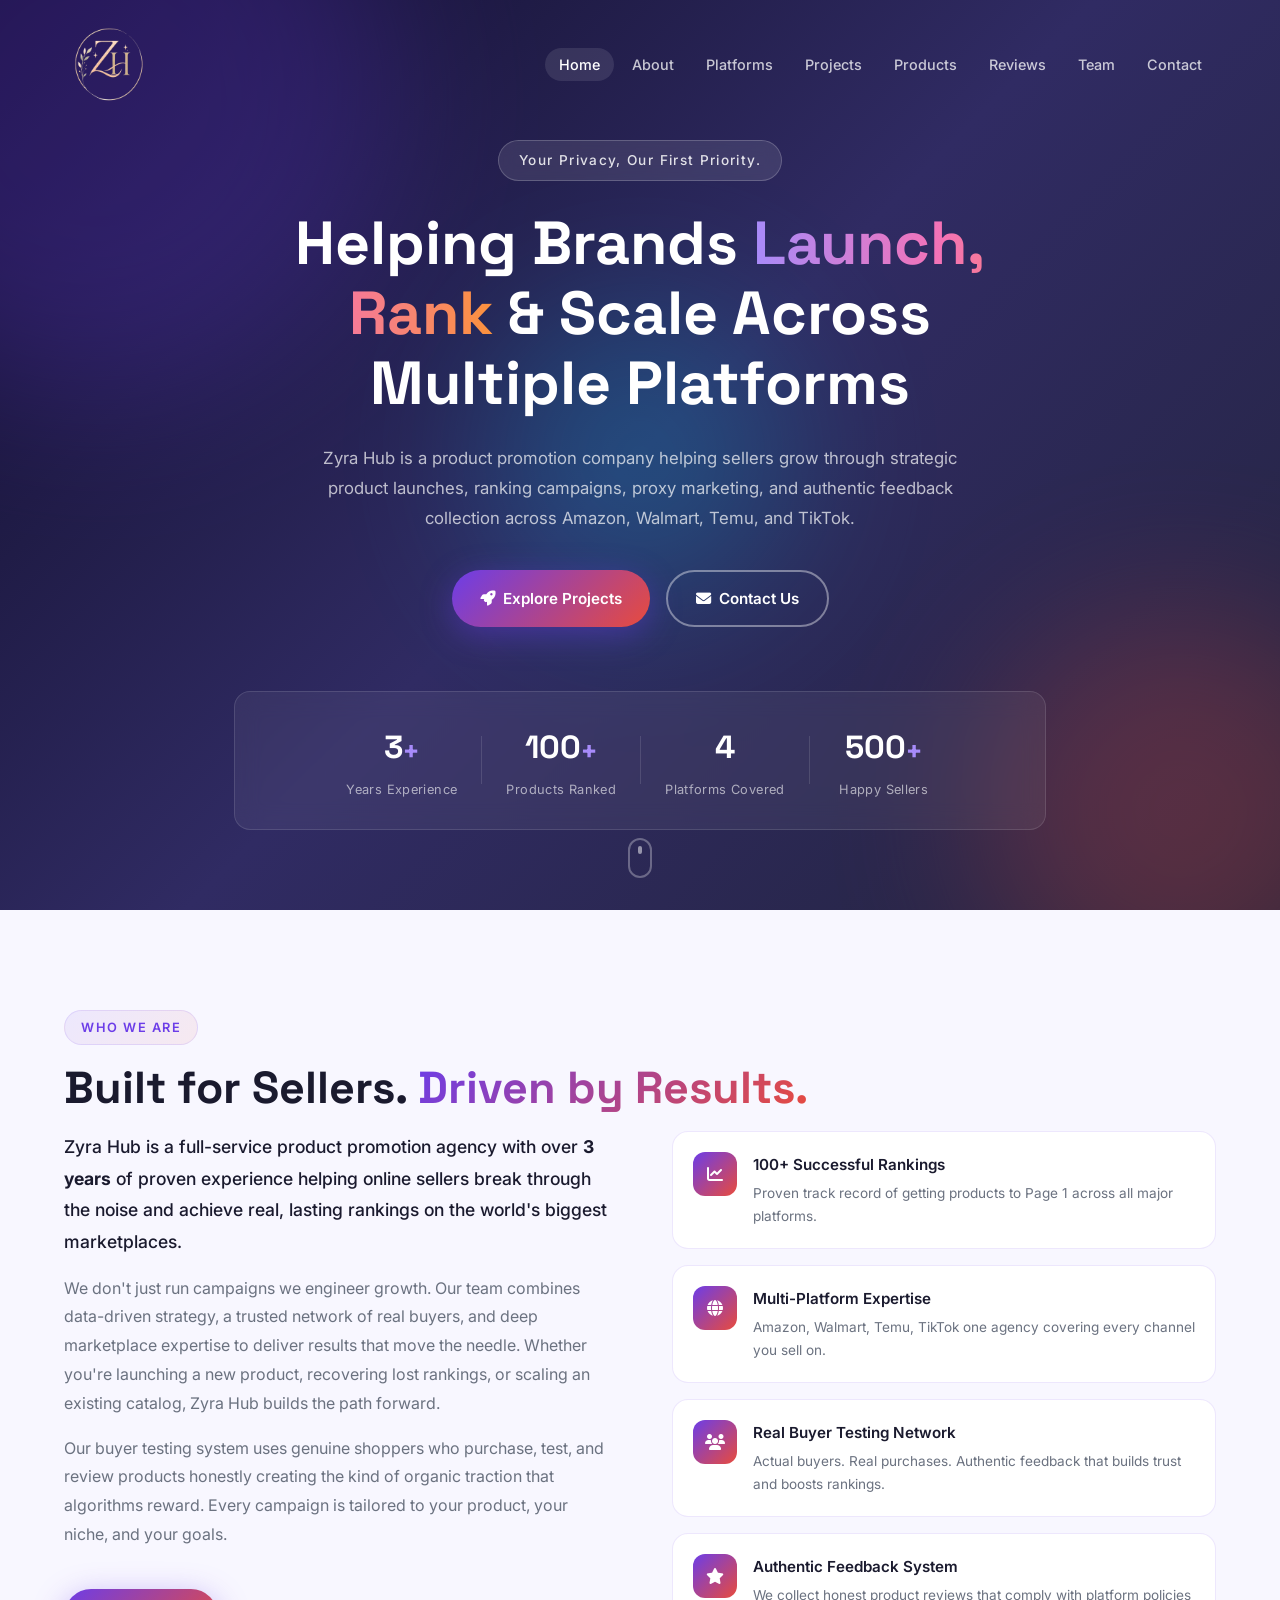
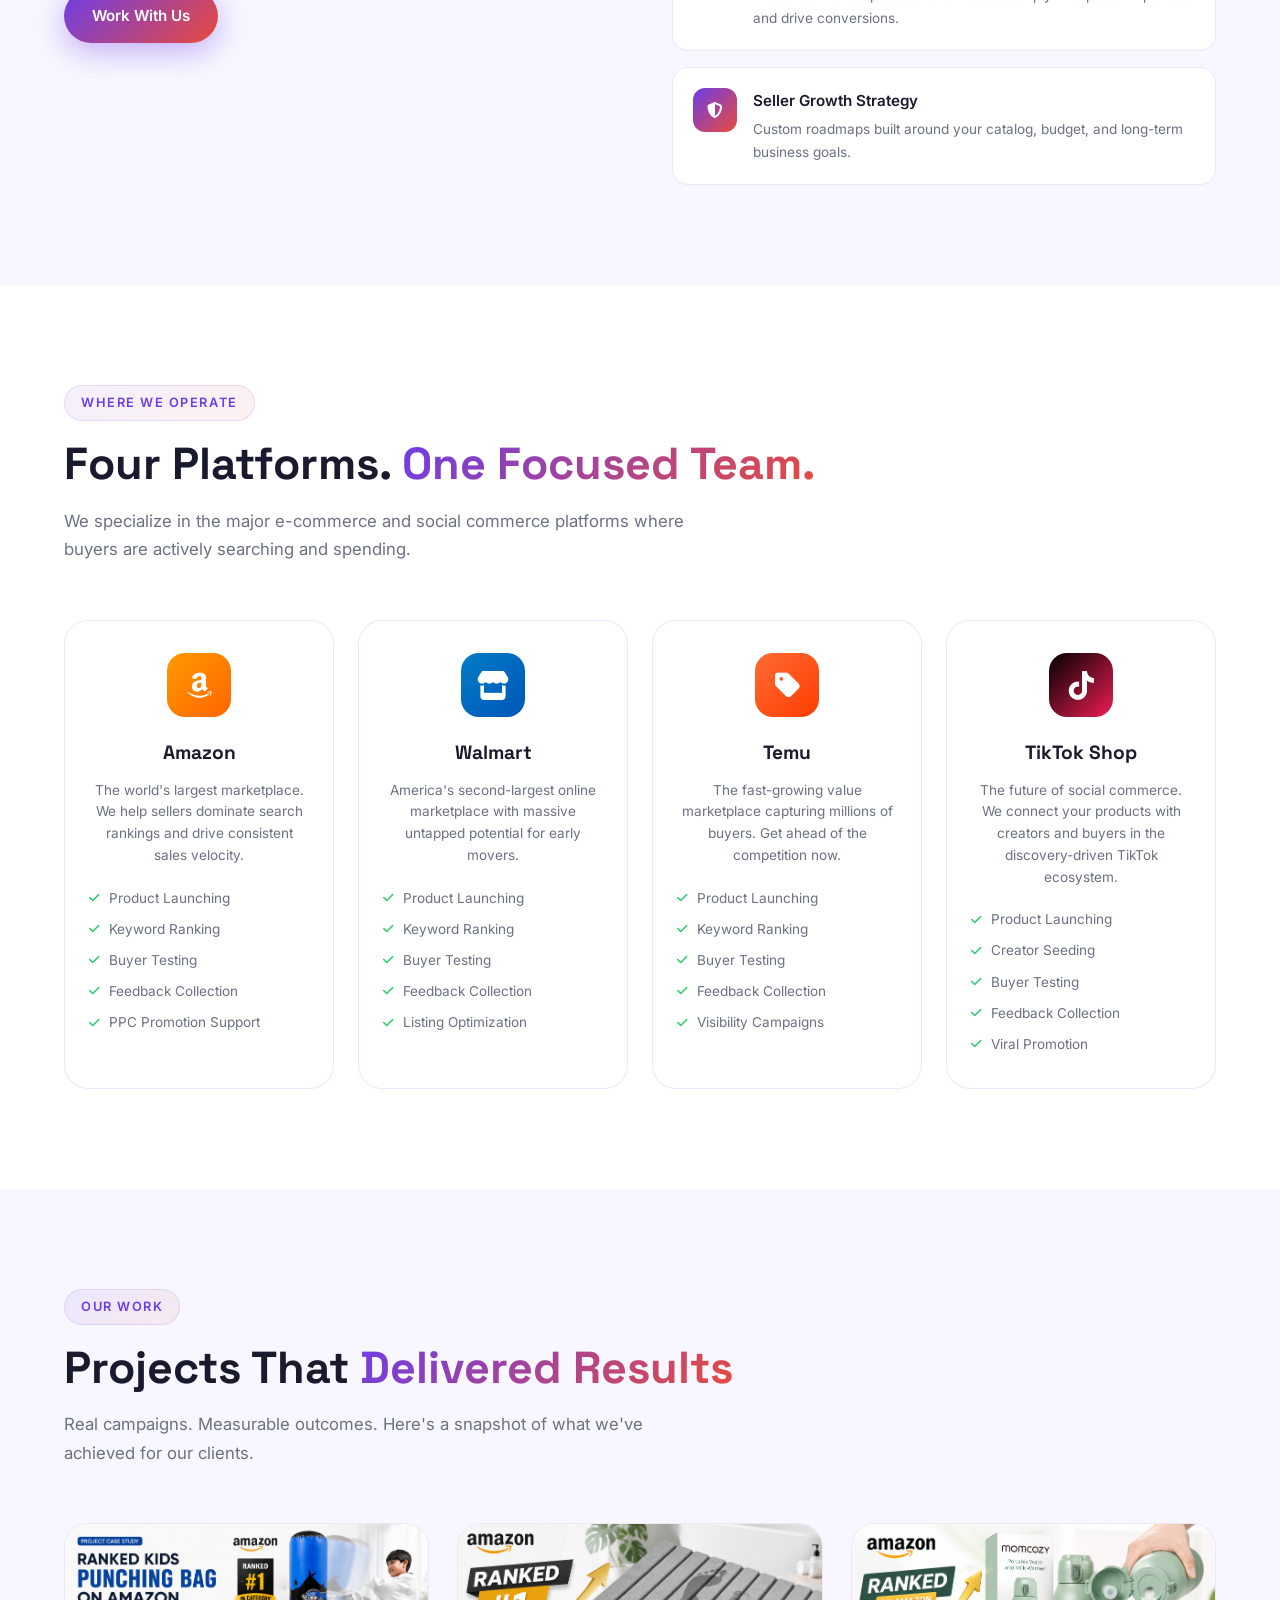
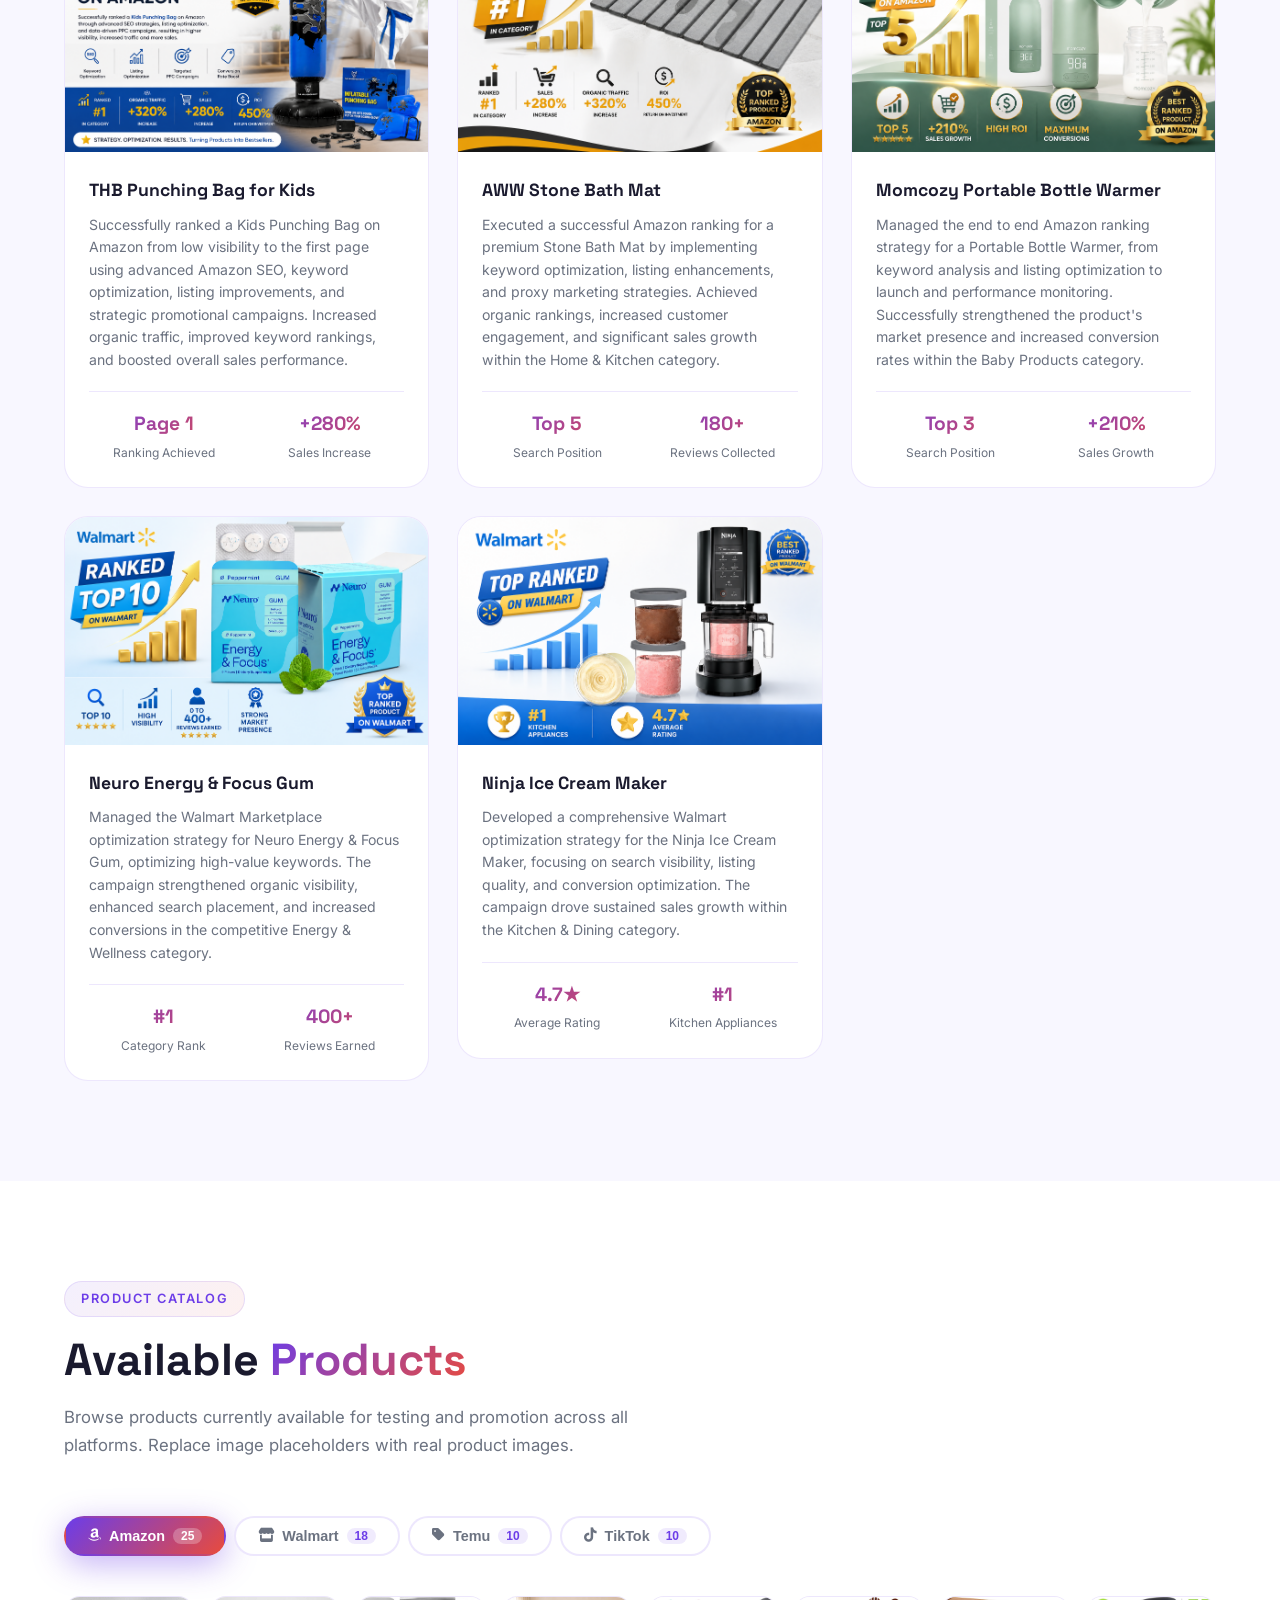
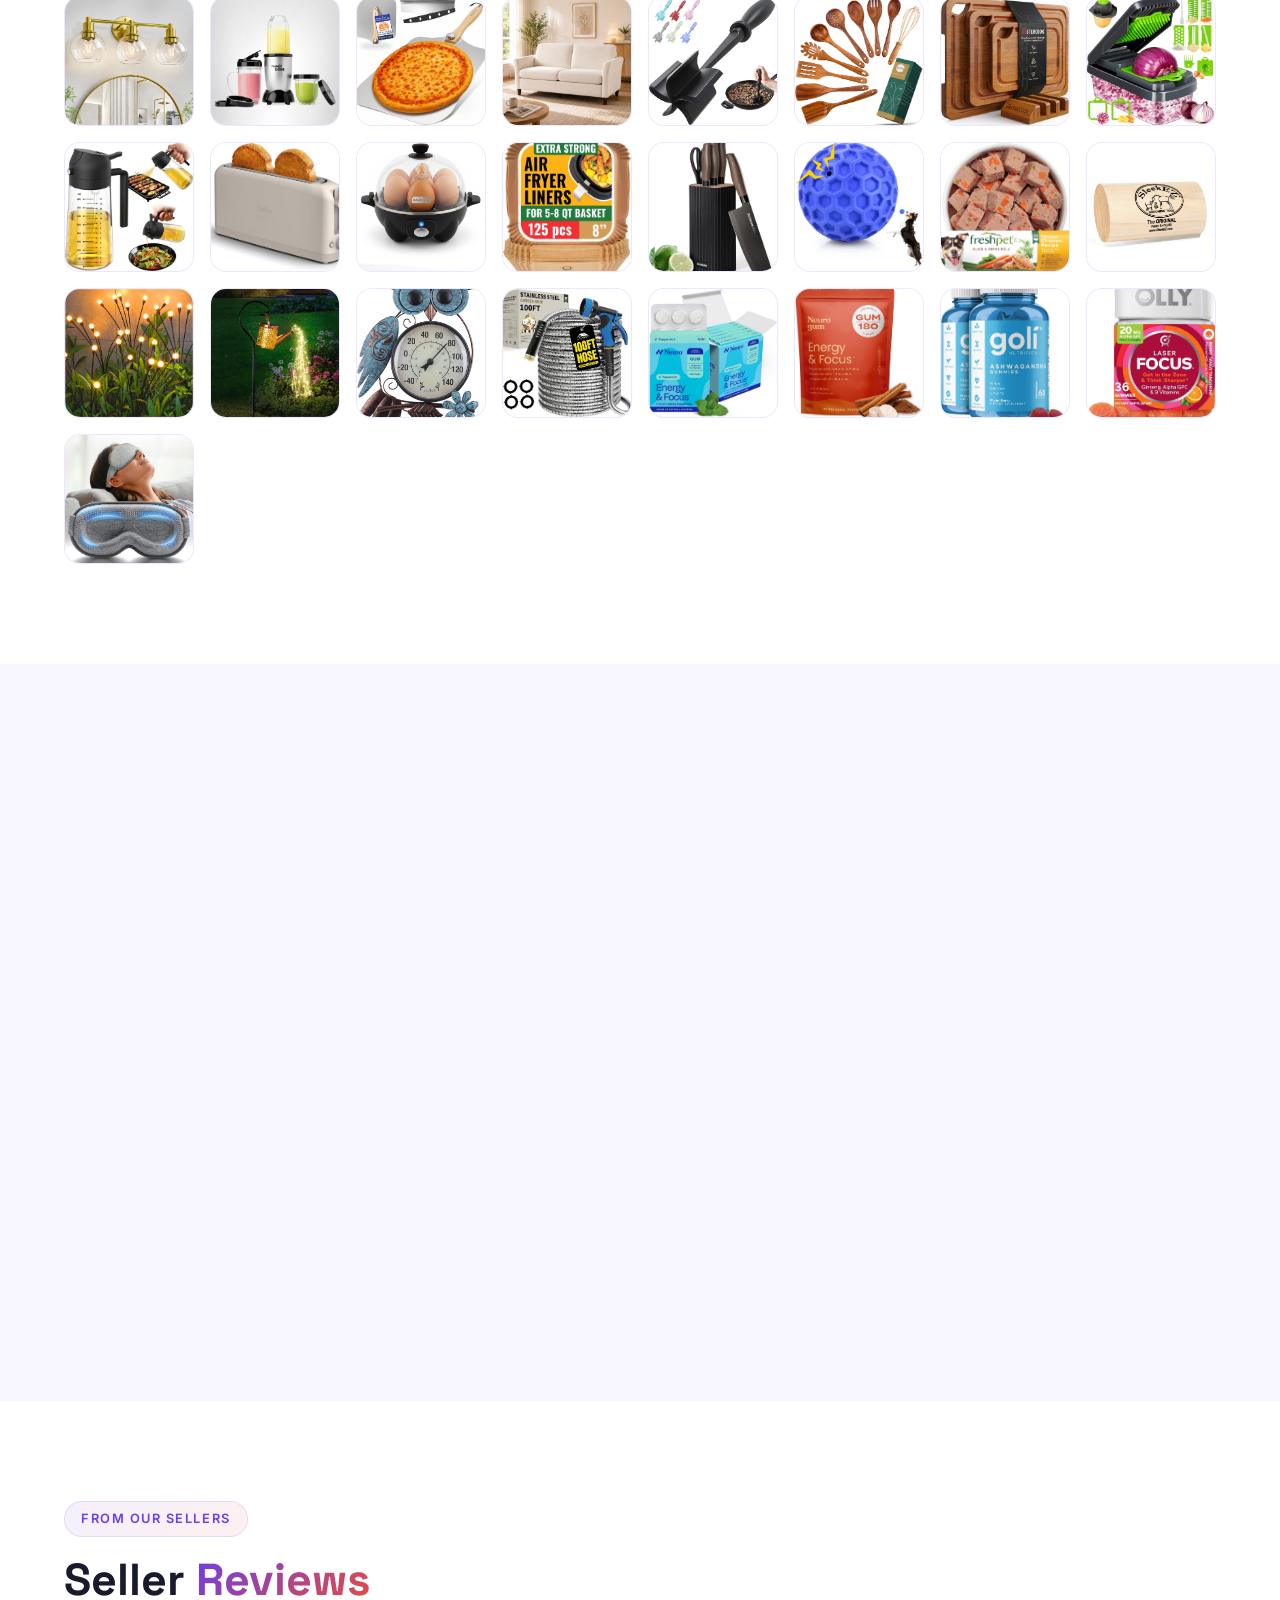
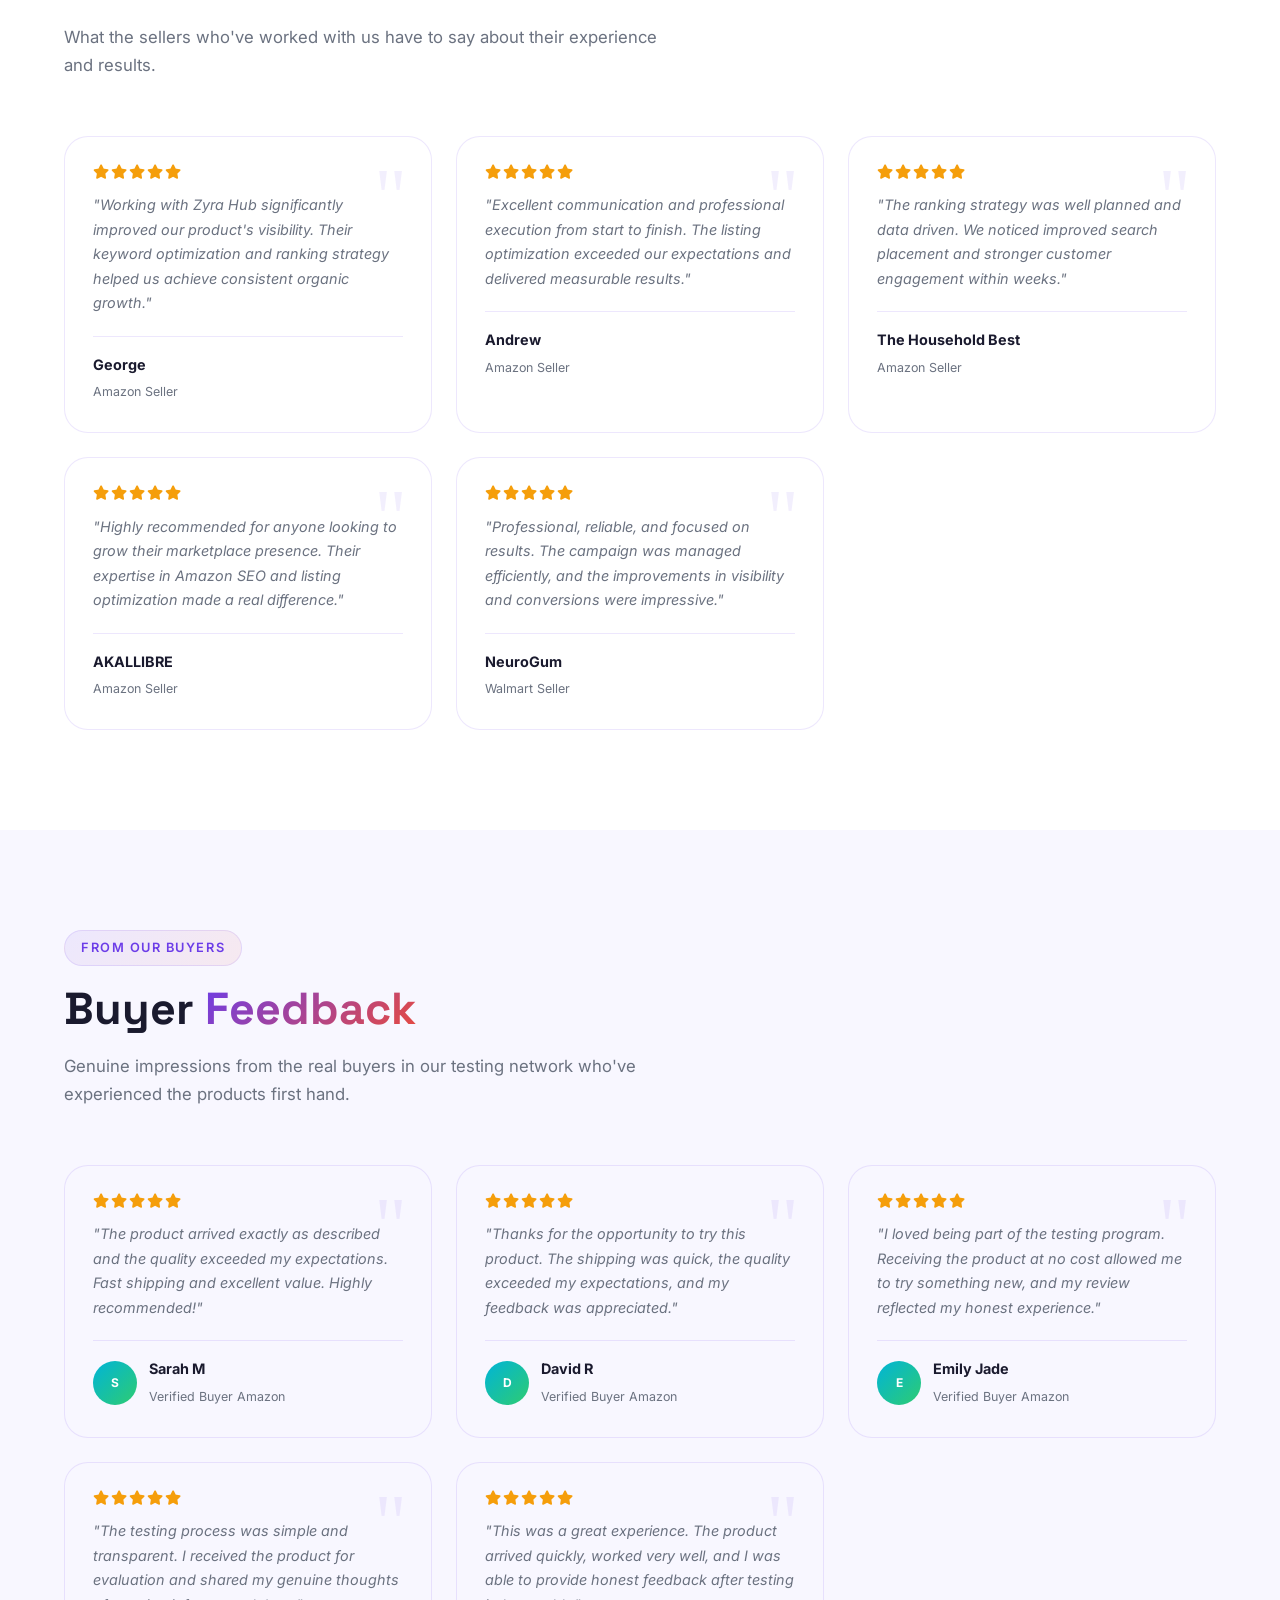
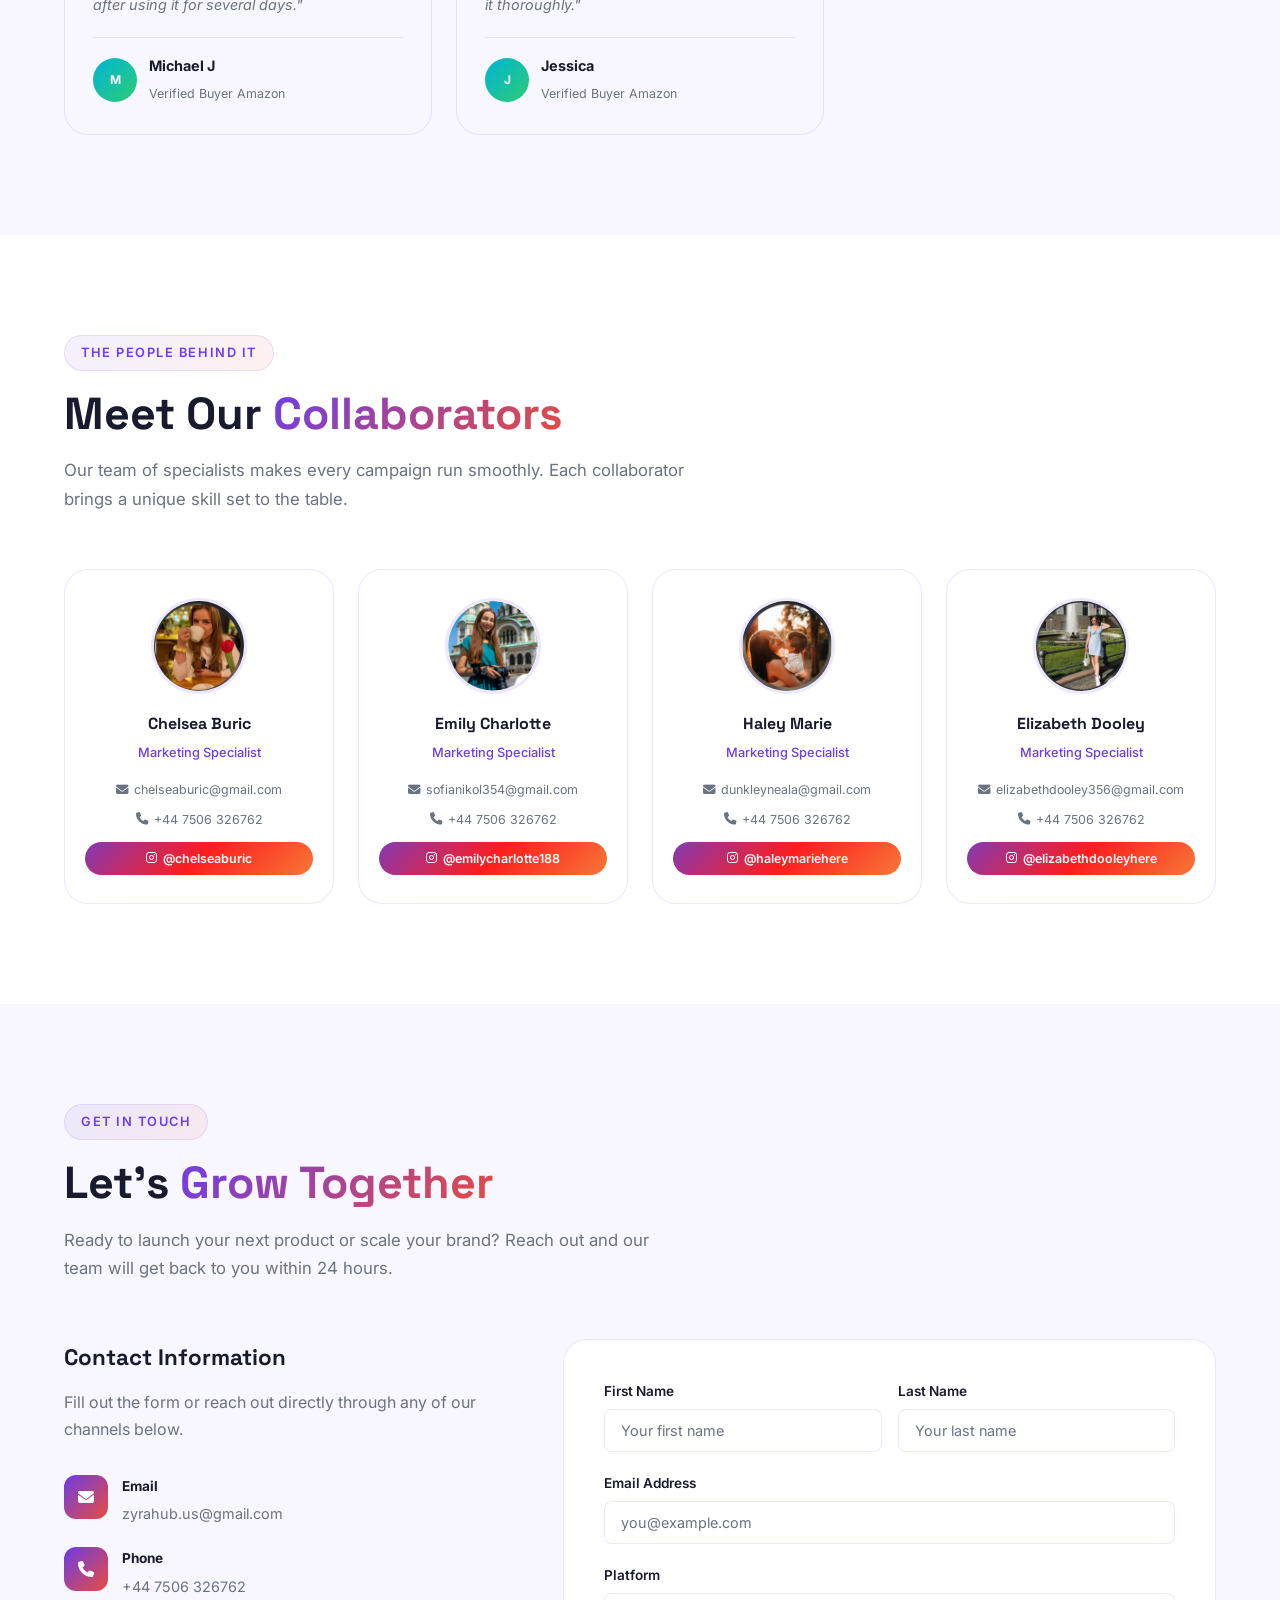
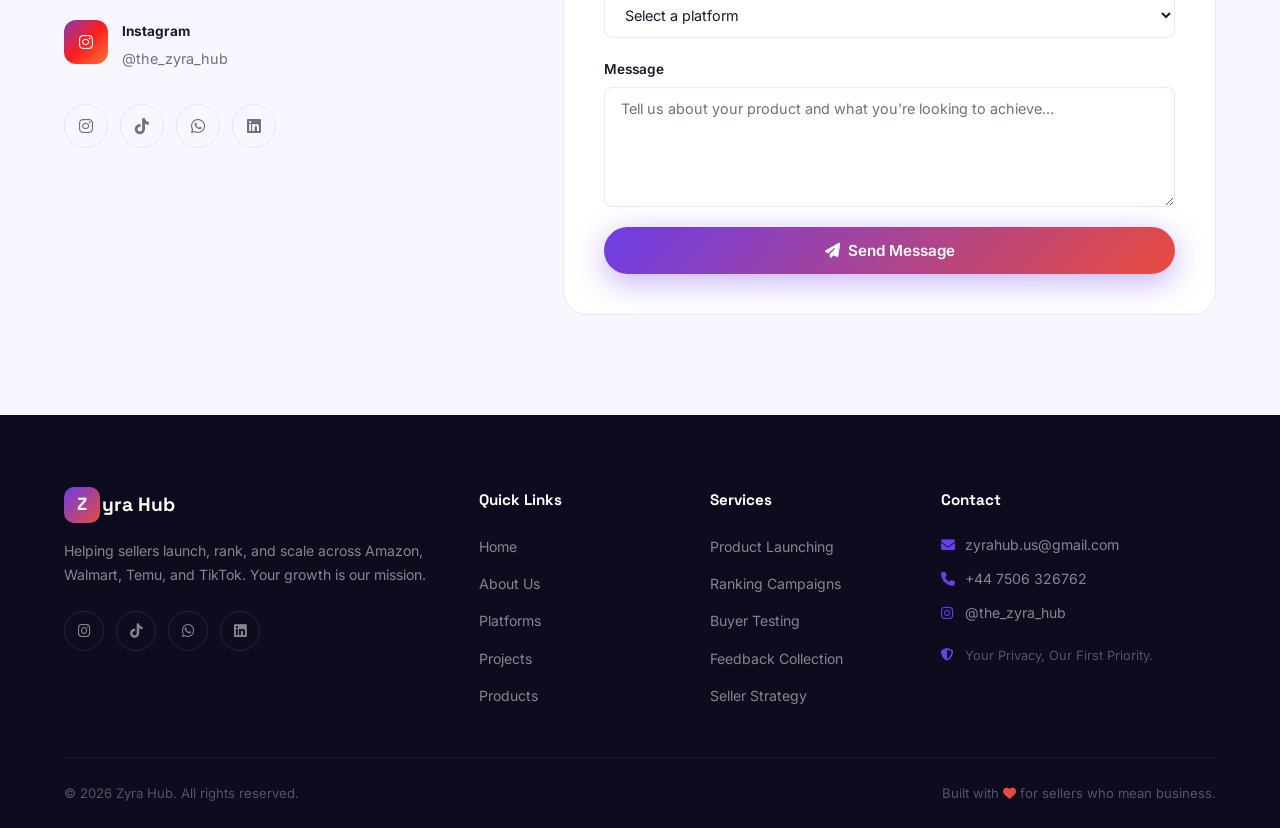
<file: index.html>
<!DOCTYPE html>
<html lang="en">
<head>
  <meta charset="UTF-8" />
  <meta name="viewport" content="width=device-width, initial-scale=1.0" />

  <!-- ===== SEO Meta Tags ===== -->
  <title>Zyra Hub | Product Promotion & Brand Growth Agency</title>
  <meta name="description" content="Zyra Hub helps sellers launch, rank, and scale products across Amazon, Walmart, Temu, and TikTok through strategic campaigns, real buyer testing, and authentic feedback." />
  <meta name="keywords" content="product promotion, Amazon ranking, Walmart launch, TikTok products, Temu, brand growth, buyer testing, Zyra Hub" />
  <meta name="author" content="Zyra Hub" />
  <meta name="robots" content="index, follow" />

  <!-- ===== Open Graph (Social Sharing) ===== -->
  <meta property="og:title" content="Zyra Hub | Product Promotion Agency" />
  <meta property="og:description" content="Helping brands launch, rank, and scale across Amazon, Walmart, Temu, and TikTok." />
  <meta property="og:type" content="website" />
  <meta property="og:url" content="https://zyrahub.com" />
  <!-- Replace with your actual OG image -->
  <meta property="og:image" content="./images/og-image.jpg" />

  <!-- ===== Favicon (replace with your actual favicon) ===== -->
  <link rel="icon" type="image/png" href="./logos/favicon.png" />
  <link rel="apple-touch-icon" href="./logos/favicon.png" />

  <!-- ===== Google Fonts ===== -->
  <link rel="preconnect" href="https://fonts.googleapis.com" />
  <link rel="preconnect" href="https://fonts.gstatic.com" crossorigin />
  <link href="https://fonts.googleapis.com/css2?family=Inter:wght@300;400;500;600;700;800;900&family=Space+Grotesk:wght@400;500;600;700&display=swap" rel="stylesheet" />

  <!-- ===== Font Awesome (Icons) ===== -->
  <link rel="stylesheet" href="https://cdnjs.cloudflare.com/ajax/libs/font-awesome/6.5.0/css/all.min.css" />

  <!-- ===== Main Stylesheet ===== -->
  <link rel="stylesheet" href="style.css" />
</head>
<body>

  <!-- ============================================================
       LOADING SCREEN
  ============================================================ -->
  <div id="loader" class="loader">
    <div class="loader-inner">
      <div class="loader-logo">Z</div>
      <div class="loader-bar"><div class="loader-fill"></div></div>
      <p class="loader-text">Loading Zyra Hub...</p>
    </div>
  </div>

  <!-- ============================================================
       BACK TO TOP BUTTON
  ============================================================ -->
  <button id="back-to-top" class="back-to-top" aria-label="Back to top">
    <i class="fas fa-chevron-up"></i>
  </button>

  <!-- ============================================================
       NAVIGATION
  ============================================================ -->
  <nav id="navbar" class="navbar">
    <div class="nav-container">

      <!-- Logo -->
      <a href="#home" class="nav-logo">
    <img src="logos/zyra-logo.png" alt="Zyra Hub Logo" class="brand-logo">
</a>

      <!-- Desktop Nav Links -->
      <ul class="nav-links" id="nav-links">
        <li><a href="#home" class="nav-link active">Home</a></li>
        <li><a href="#about" class="nav-link">About</a></li>
        <li><a href="#platforms" class="nav-link">Platforms</a></li>
        <li><a href="#projects" class="nav-link">Projects</a></li>
        <li><a href="#products" class="nav-link">Products</a></li>
        <li><a href="#testimonials" class="nav-link">Reviews</a></li>
        <li><a href="#team" class="nav-link">Team</a></li>
        <li><a href="#contact" class="nav-link">Contact</a></li>
      </ul>

      <!-- Mobile Hamburger Button -->
      <button class="hamburger" id="hamburger" aria-label="Open menu">
        <span></span>
        <span></span>
        <span></span>
      </button>
    </div>
  </nav>

  <!-- Mobile Menu Overlay -->
  <div class="mobile-menu" id="mobile-menu">
    <button class="mobile-close" id="mobile-close" aria-label="Close menu">
      <i class="fas fa-times"></i>
    </button>
    <ul class="mobile-links">
      <li><a href="#home" class="mobile-link">Home</a></li>
      <li><a href="#about" class="mobile-link">About</a></li>
      <li><a href="#platforms" class="mobile-link">Platforms</a></li>
      <li><a href="#projects" class="mobile-link">Projects</a></li>
      <li><a href="#products" class="mobile-link">Products</a></li>
      <li><a href="#testimonials" class="mobile-link">Reviews</a></li>
      <li><a href="#team" class="mobile-link">Team</a></li>
      <li><a href="#contact" class="mobile-link">Contact</a></li>
    </ul>
  </div>

  <!-- ============================================================
       SECTION 1: HERO
  ============================================================ -->
  <section id="home" class="hero">
    <div class="hero-bg-shapes">
      <div class="shape shape-1"></div>
      <div class="shape shape-2"></div>
      <div class="shape shape-3"></div>
    </div>
    <div class="container hero-content">
      <p class="hero-eyebrow reveal">Your Privacy, Our First Priority.</p>
      <h1 class="hero-heading reveal">
        Helping Brands <span class="gradient-text">Launch, Rank</span> &amp; Scale Across Multiple Platforms
      </h1>
      <p class="hero-sub reveal">
        Zyra Hub is a product promotion company helping sellers grow through strategic product launches, ranking campaigns, proxy marketing, and authentic feedback collection across Amazon, Walmart, Temu, and TikTok.
      </p>
      <div class="hero-cta reveal">
        <a href="#projects" class="btn btn-primary">
          <i class="fas fa-rocket"></i> Explore Projects
        </a>
        <a href="#contact" class="btn btn-outline">
          <i class="fas fa-envelope"></i> Contact Us
        </a>
      </div>

      <!-- Stats Bar -->
      <div class="hero-stats reveal">
        <div class="stat">
          <span class="stat-num" data-target="3">0</span><span>+</span>
          <p>Years Experience</p>
        </div>
        <div class="stat-divider"></div>
        <div class="stat">
          <span class="stat-num" data-target="100">0</span><span>+</span>
          <p>Products Ranked</p>
        </div>
        <div class="stat-divider"></div>
        <div class="stat">
          <span class="stat-num" data-target="4">0</span>
          <p>Platforms Covered</p>
        </div>
        <div class="stat-divider"></div>
        <div class="stat">
          <span class="stat-num" data-target="500">0</span><span>+</span>
          <p>Happy Sellers</p>
        </div>
      </div>
    </div>

    <!-- Scroll Hint -->
    <div class="scroll-hint">
      <div class="scroll-dot"></div>
    </div>
  </section>

  <!-- ============================================================
       SECTION 2: ABOUT US
  ============================================================ -->
  <section id="about" class="section about">
    <div class="container">
      <div class="section-label reveal">Who We Are</div>
      <h2 class="section-heading reveal">Built for Sellers. <span class="gradient-text">Driven by Results.</span></h2>

      <div class="about-grid">
        <!-- Left: Text Content -->
        <div class="about-text reveal">
          <p class="about-lead">
            Zyra Hub is a full-service product promotion agency with over <strong>3 years</strong> of proven experience helping online sellers break through the noise and achieve real, lasting rankings on the world's biggest marketplaces.
          </p>
          <p>
            We don't just run campaigns we engineer growth. Our team combines data-driven strategy, a trusted network of real buyers, and deep marketplace expertise to deliver results that move the needle. Whether you're launching a new product, recovering lost rankings, or scaling an existing catalog, Zyra Hub builds the path forward.
          </p>
          <p>
            Our buyer testing system uses genuine shoppers who purchase, test, and review products honestly creating the kind of organic traction that algorithms reward. Every campaign is tailored to your product, your niche, and your goals.
          </p>
          <a href="#contact" class="btn btn-primary" style="margin-top:1.5rem;">Work With Us</a>
        </div>

        <!-- Right: Feature Cards -->
        <div class="about-features">
          <div class="feature-card reveal">
            <div class="feature-icon"><i class="fas fa-chart-line"></i></div>
            <div>
              <h4>100+ Successful Rankings</h4>
              <p>Proven track record of getting products to Page 1 across all major platforms.</p>
            </div>
          </div>
          <div class="feature-card reveal">
            <div class="feature-icon"><i class="fas fa-globe"></i></div>
            <div>
              <h4>Multi-Platform Expertise</h4>
              <p>Amazon, Walmart, Temu, TikTok one agency covering every channel you sell on.</p>
            </div>
          </div>
          <div class="feature-card reveal">
            <div class="feature-icon"><i class="fas fa-users"></i></div>
            <div>
              <h4>Real Buyer Testing Network</h4>
              <p>Actual buyers. Real purchases. Authentic feedback that builds trust and boosts rankings.</p>
            </div>
          </div>
          <div class="feature-card reveal">
            <div class="feature-icon"><i class="fas fa-star"></i></div>
            <div>
              <h4>Authentic Feedback System</h4>
              <p>We collect honest product reviews that comply with platform policies and drive conversions.</p>
            </div>
          </div>
          <div class="feature-card reveal">
            <div class="feature-icon"><i class="fas fa-shield-alt"></i></div>
            <div>
              <h4>Seller Growth Strategy</h4>
              <p>Custom roadmaps built around your catalog, budget, and long-term business goals.</p>
            </div>
          </div>
        </div>
      </div>
    </div>
  </section>

  <!-- ============================================================
       SECTION 3: PLATFORMS
  ============================================================ -->
  <section id="platforms" class="section platforms">
    <div class="container">
      <div class="section-label reveal">Where We Operate</div>
      <h2 class="section-heading reveal">Four Platforms. <span class="gradient-text">One Focused Team.</span></h2>
      <p class="section-sub reveal">We specialize in the major e-commerce and social commerce platforms where buyers are actively searching and spending.</p>

      <div class="platforms-grid">

        <!-- Amazon -->
        <div class="platform-card reveal">
          <div class="platform-icon amazon">
            <i class="fab fa-amazon"></i>
          </div>
          <h3>Amazon</h3>
          <p class="platform-desc">The world's largest marketplace. We help sellers dominate search rankings and drive consistent sales velocity.</p>
          <ul class="platform-services">
            <li><i class="fas fa-check"></i> Product Launching</li>
            <li><i class="fas fa-check"></i> Keyword Ranking</li>
            <li><i class="fas fa-check"></i> Buyer Testing</li>
            <li><i class="fas fa-check"></i> Feedback Collection</li>
            <li><i class="fas fa-check"></i> PPC Promotion Support</li>
          </ul>
        </div>

        <!-- Walmart -->
        <div class="platform-card reveal">
          <div class="platform-icon walmart">
            <i class="fas fa-store"></i>
          </div>
          <h3>Walmart</h3>
          <p class="platform-desc">America's second-largest online marketplace with massive untapped potential for early movers.</p>
          <ul class="platform-services">
            <li><i class="fas fa-check"></i> Product Launching</li>
            <li><i class="fas fa-check"></i> Keyword Ranking</li>
            <li><i class="fas fa-check"></i> Buyer Testing</li>
            <li><i class="fas fa-check"></i> Feedback Collection</li>
            <li><i class="fas fa-check"></i> Listing Optimization</li>
          </ul>
        </div>

        <!-- Temu -->
        <div class="platform-card reveal">
          <div class="platform-icon temu">
            <i class="fas fa-tag"></i>
          </div>
          <h3>Temu</h3>
          <p class="platform-desc">The fast-growing value marketplace capturing millions of buyers. Get ahead of the competition now.</p>
          <ul class="platform-services">
            <li><i class="fas fa-check"></i> Product Launching</li>
            <li><i class="fas fa-check"></i> Keyword Ranking</li>
            <li><i class="fas fa-check"></i> Buyer Testing</li>
            <li><i class="fas fa-check"></i> Feedback Collection</li>
            <li><i class="fas fa-check"></i> Visibility Campaigns</li>
          </ul>
        </div>

        <!-- TikTok -->
        <div class="platform-card reveal">
          <div class="platform-icon tiktok">
            <i class="fab fa-tiktok"></i>
          </div>
          <h3>TikTok Shop</h3>
          <p class="platform-desc">The future of social commerce. We connect your products with creators and buyers in the discovery-driven TikTok ecosystem.</p>
          <ul class="platform-services">
            <li><i class="fas fa-check"></i> Product Launching</li>
            <li><i class="fas fa-check"></i> Creator Seeding</li>
            <li><i class="fas fa-check"></i> Buyer Testing</li>
            <li><i class="fas fa-check"></i> Feedback Collection</li>
            <li><i class="fas fa-check"></i> Viral Promotion</li>
          </ul>
        </div>

      </div>
    </div>
  </section>

  <!-- ============================================================
       SECTION 4: PROJECTS PORTFOLIO
  ============================================================ -->
  <section id="projects" class="section projects">
    <div class="container">
      <div class="section-label reveal">Our Work</div>
      <h2 class="section-heading reveal">Projects That <span class="gradient-text">Delivered Results</span></h2>
      <p class="section-sub reveal">Real campaigns. Measurable outcomes. Here's a snapshot of what we've achieved for our clients.</p>

      <div class="projects-grid">

        <a href="https://www.amazon.com/THB-Punching-Bag-Kids-Inflatable/dp/B0D9YFFN7D/ref=sr_1_7?nsdOptOutParam=true&sr=8-7"
   target="_blank"
   rel="noopener noreferrer"
   class="project-card-link">

  <!-- Project Card 1 -->
  <div class="project-card reveal">
    <div class="project-img-wrap">
      <img src="./images/projects/project-1.png" alt="THB Punching Bag for Kids" />
    </div>

    <div class="project-body">
      <h3 class="project-title">THB Punching Bag for Kids</h3>

      <p class="project-desc">
        Successfully ranked a Kids Punching Bag on Amazon from low visibility to the first page using advanced Amazon SEO, keyword optimization, listing improvements, and strategic promotional campaigns. Increased organic traffic, improved keyword rankings, and boosted overall sales performance.
      </p>

      <div class="project-results">
        <div class="result-item">
          <span class="result-num">Page 1</span>
          <span class="result-label">Ranking Achieved</span>
        </div>

        <div class="result-item">
          <span class="result-num">+280%</span>
          <span class="result-label">Sales Increase</span>
        </div>
      </div>
    </div>
  </div>

</a>

       <a href="https://www.amazon.com/AWW-Foldable-Mat-Absorbent-Diatomaceous/dp/B0D91KN7KP/ref=sr_1_7?nsdOptOutParam=true&sr=8-7"
   target="_blank"
   rel="noopener noreferrer"
   class="project-card-link">

  <!-- Project Card 2 -->
  <div class="project-card reveal">
    <div class="project-img-wrap">
      <img src="./images/projects/project-2.png" alt="AWW Stone Bath Mat" />
    </div>

    <div class="project-body">
      <h3 class="project-title">AWW Stone Bath Mat</h3>

      <p class="project-desc">
        Executed a successful Amazon ranking for a premium Stone Bath Mat by implementing keyword optimization, listing enhancements, and proxy marketing strategies. Achieved organic rankings, increased customer engagement, and significant sales growth within the Home & Kitchen category.
      </p>

      <div class="project-results">
        <div class="result-item">
          <span class="result-num">Top 5</span>
          <span class="result-label">Search Position</span>
        </div>

        <div class="result-item">
          <span class="result-num">180+</span>
          <span class="result-label">Reviews Collected</span>
        </div>
      </div>
    </div>
  </div>

</a>

        <a href="https://www.amazon.com/Momcozy-Portable-Milk-Warmer-Travel/dp/B0DKHCWJ5G/ref=sr_1_6?sr=8-6"
   target="_blank"
   rel="noopener noreferrer"
   class="project-card-link">

  <!-- Project Card 3 -->
  <div class="project-card reveal">
    <div class="project-img-wrap">
      <img src="./images/projects/project-3.png" alt="Momcozy Portable Bottle Warmer" />
    </div>

    <div class="project-body">
      <h3 class="project-title">Momcozy Portable Bottle Warmer</h3>

      <p class="project-desc">
        Managed the end to end Amazon ranking strategy for a Portable Bottle Warmer, from keyword analysis and listing optimization to launch and performance monitoring. Successfully strengthened the product's market presence and increased conversion rates within the Baby Products category.
      </p>

      <div class="project-results">
        <div class="result-item">
          <span class="result-num">Top 3</span>
          <span class="result-label">Search Position</span>
        </div>

        <div class="result-item">
          <span class="result-num">+210%</span>
          <span class="result-label">Sales Growth</span>
        </div>
      </div>
    </div>
  </div>

</a>

        <a href="https://www.walmart.com/ip/NeuroGum-Caffeine-Gum-with-L-Theanine-Vitamin-B-Energy-and-Focus-Supplement-Pack-of-6/874752035?classType=REGULAR&from=/search"
   target="_blank"
   rel="noopener noreferrer"
   class="project-card-link">

  <!-- Project Card 4 -->
  <div class="project-card reveal">
    <div class="project-img-wrap">
      <img src="./images/projects/project-4.png" alt="Neuro Energy & Focus Gum" />
    </div>

    <div class="project-body">
      <h3 class="project-title">Neuro Energy & Focus Gum</h3>

      <p class="project-desc">
        Managed the Walmart Marketplace optimization strategy for Neuro Energy & Focus Gum, optimizing high-value keywords. The campaign strengthened organic visibility, enhanced search placement, and increased conversions in the competitive Energy & Wellness category.
      </p>

      <div class="project-results">
        <div class="result-item">
          <span class="result-num">#1</span>
          <span class="result-label">Category Rank</span>
        </div>

        <div class="result-item">
          <span class="result-num">400+</span>
          <span class="result-label">Reviews Earned</span>
        </div>
      </div>
    </div>
  </div>

</a>

       <a href="https://www.walmart.com/ip/Ninja-CN315A-Creami-Ice-Cream-Sorbet-Maker-7-Frozen-Treat-Programs-4-Pints/16518916480?classType=REGULAR&from=/search"
   target="_blank"
   rel="noopener noreferrer"
   class="project-card-link">

  <!-- Project Card 5 -->
  <div class="project-card reveal">
    <div class="project-img-wrap">
      <img src="./images/projects/project-5.png" alt="Ninja Ice Cream Maker" />
    </div>

    <div class="project-body">
      <h3 class="project-title">Ninja Ice Cream Maker</h3>

      <p class="project-desc">
        Developed a comprehensive Walmart optimization strategy for the Ninja Ice Cream Maker, focusing on search visibility, listing quality, and conversion optimization. The campaign drove sustained sales growth within the Kitchen & Dining category.
      </p>

      <div class="project-results">
        <div class="result-item">
          <span class="result-num">4.7★</span>
          <span class="result-label">Average Rating</span>
        </div>

        <div class="result-item">
          <span class="result-num">#1</span>
          <span class="result-label">Kitchen Appliances</span>
        </div>
      </div>
    </div>
  </div>

</a>

      </div>
    </div>
  </section>

  <!-- ============================================================
       SECTION 5: AVAILABLE PRODUCTS (TABBED)
  ============================================================ -->
  <section id="products" class="section products">
    <div class="container">
      <div class="section-label reveal">Product Catalog</div>
      <h2 class="section-heading reveal">Available <span class="gradient-text">Products</span></h2>
      <p class="section-sub reveal">Browse products currently available for testing and promotion across all platforms. Replace image placeholders with real product images.</p>

      <!-- Tab Buttons -->
      <div class="tab-buttons reveal">
        <button class="tab-btn active" data-tab="amazon">
          <i class="fab fa-amazon"></i> Amazon <span class="tab-count">25</span>
        </button>
        <button class="tab-btn" data-tab="walmart">
          <i class="fas fa-store"></i> Walmart <span class="tab-count">18</span>
        </button>
        <button class="tab-btn" data-tab="temu">
          <i class="fas fa-tag"></i> Temu <span class="tab-count">10</span>
        </button>
        <button class="tab-btn" data-tab="tiktok">
          <i class="fab fa-tiktok"></i> TikTok <span class="tab-count">10</span>
        </button>
      </div>

      <!-- Amazon Tab: 25 Products -->
      <div class="tab-content active" id="tab-amazon">
        <div class="products-grid" id="products-amazon">
          <!-- Products are generated by JS below; placeholders for 25 items -->
        </div>
      </div>

      <!-- Walmart Tab: 18 Products -->
      <div class="tab-content" id="tab-walmart">
        <div class="products-grid" id="products-walmart"></div>
      </div>

      <!-- Temu Tab: 10 Products -->
      <div class="tab-content" id="tab-temu">
        <div class="products-grid" id="products-temu"></div>
      </div>

      <!-- TikTok Tab: 10 Products -->
      <div class="tab-content" id="tab-tiktok">
        <div class="products-grid" id="products-tiktok"></div>
      </div>
    </div>
  </section>

  <!-- ============================================================
       SECTION 6: TESTIMONIALS GALLERY
  ============================================================ -->
  <section id="testimonials" class="section testimonials-gallery">
    <div class="container">
      <div class="section-label reveal">Case Studies</div>
      <h2 class="section-heading reveal">Buyers Payment Proof</h2>
      

      <div class="testimonials-grid">
        <!-- 10 Testimonial Image Placeholders -->
        <!-- Replace src with actual testimonial screenshot images -->
        <div class="testimonial-img-card reveal"><img src="./images/refunds/refund-1.jpg" alt="Testimonial 1" /></div>
        <div class="testimonial-img-card reveal"><img src="./images/refunds/refund-2.jpg" alt="Testimonial 1" /></div>
        <div class="testimonial-img-card reveal"><img src="./images/refunds/refund-3.jpg" alt="Testimonial 1" /></div>
        <div class="testimonial-img-card reveal"><img src="./images/refunds/refund-4.jpg" alt="Testimonial 1" /></div>
        <div class="testimonial-img-card reveal"><img src="./images/refunds/refund-5.jpg" alt="Testimonial 1" /></div>
        <div class="testimonial-img-card reveal"><img src="./images/refunds/refund-6.jpg" alt="Testimonial 1" /></div>
       <div class="testimonial-img-card reveal"><img src="./images/refunds/refund-7.jpg" alt="Testimonial 1" /></div>
        <div class="testimonial-img-card reveal"><img src="./images/refunds/refund-8.jpg" alt="Testimonial 1" /></div>
        <div class="testimonial-img-card reveal"><img src="./images/refunds/refund-9.jpg" alt="Testimonial 1" /></div>
        <div class="testimonial-img-card reveal"><img src="./images/refunds/refund-10.jpg" alt="Testimonial 1" /></div>
      </div>
    </div>
  </section>

  <!-- ============================================================
       SECTION 7: SELLER REVIEWS
  ============================================================ -->
  <section id="seller-reviews" class="section seller-reviews">
    <div class="container">
      <div class="section-label reveal">From Our Sellers</div>
      <h2 class="section-heading reveal">Seller <span class="gradient-text">Reviews</span></h2>
      <p class="section-sub reveal">What the sellers who've worked with us have to say about their experience and results.</p>

      <div class="reviews-grid">

        <!-- Seller Review 1 -->
        <div class="review-card reveal">
          <div class="review-stars">
            <i class="fas fa-star"></i><i class="fas fa-star"></i><i class="fas fa-star"></i><i class="fas fa-star"></i><i class="fas fa-star"></i>
          </div>
          <p class="review-text">"Working with Zyra Hub significantly improved our product's visibility. Their keyword optimization and ranking strategy helped us achieve consistent organic growth."</p>
          <div class="review-author">
            
            <div>
              <strong>George</strong>
              <span>Amazon Seller</span>
            </div>
          </div>
        </div>

        <!-- Seller Review 2 -->
        <div class="review-card reveal">
          <div class="review-stars">
            <i class="fas fa-star"></i><i class="fas fa-star"></i><i class="fas fa-star"></i><i class="fas fa-star"></i><i class="fas fa-star"></i>
          </div>
          <p class="review-text">"Excellent communication and professional execution from start to finish. The listing optimization exceeded our expectations and delivered measurable results."</p>
          <div class="review-author">
            
            <div>
              <strong>Andrew</strong>
              <span>Amazon Seller</span>
            </div>
          </div>
        </div>

        <!-- Seller Review 3 -->
        <div class="review-card reveal">
          <div class="review-stars">
            <i class="fas fa-star"></i><i class="fas fa-star"></i><i class="fas fa-star"></i><i class="fas fa-star"></i><i class="fas fa-star"></i>
          </div>
          <p class="review-text">"The ranking strategy was well planned and data driven. We noticed improved search placement and stronger customer engagement within weeks."</p>
          <div class="review-author">
            
            <div>
              <strong>The Household Best</strong>
              <span>Amazon Seller</span>
            </div>
          </div>
        </div>

        <!-- Seller Review 4 -->
        <div class="review-card reveal">
          <div class="review-stars">
            <i class="fas fa-star"></i><i class="fas fa-star"></i><i class="fas fa-star"></i><i class="fas fa-star"></i><i class="fas fa-star"></i>
          </div>
          <p class="review-text">"Highly recommended for anyone looking to grow their marketplace presence. Their expertise in Amazon SEO and listing optimization made a real difference."</p>
          <div class="review-author">
            
            <div>
              <strong>AKALLIBRE</strong>
              <span>Amazon Seller</span>
            </div>
          </div>
        </div>

        <!-- Seller Review 5 -->
        <div class="review-card reveal">
          <div class="review-stars">
            <i class="fas fa-star"></i><i class="fas fa-star"></i><i class="fas fa-star"></i><i class="fas fa-star"></i><i class="fas fa-star"></i>
          </div>
          <p class="review-text">"Professional, reliable, and focused on results. The campaign was managed efficiently, and the improvements in visibility and conversions were impressive."</p>
          <div class="review-author">
            
            <div>
              <strong>NeuroGum</strong>
              <span>Walmart Seller</span>
            </div>
          </div>
        </div>

      </div>
    </div>
  </section>

  <!-- ============================================================
       SECTION 8: BUYER REVIEWS
  ============================================================ -->
  <section id="buyer-reviews" class="section buyer-reviews">
    <div class="container">
      <div class="section-label reveal">From Our Buyers</div>
      <h2 class="section-heading reveal">Buyer <span class="gradient-text">Feedback</span></h2>
      <p class="section-sub reveal">Genuine impressions from the real buyers in our testing network who've experienced the products first hand.</p>

      <div class="reviews-grid">

        <!-- Buyer Review 1 -->
        <div class="review-card buyer reveal">
          <div class="review-stars">
            <i class="fas fa-star"></i><i class="fas fa-star"></i><i class="fas fa-star"></i><i class="fas fa-star"></i><i class="fas fa-star"></i>
          </div>
          <p class="review-text">"The product arrived exactly as described and the quality exceeded my expectations. Fast shipping and excellent value. Highly recommended!"</p>
          <div class="review-author">
            <div class="review-avatar buyer-av">S</div>
            <div>
              <strong>Sarah M</strong>
              <span>Verified Buyer Amazon</span>
            </div>
          </div>
        </div>

        <!-- Buyer Review 2 -->
        <div class="review-card buyer reveal">
          <div class="review-stars">
            <i class="fas fa-star"></i><i class="fas fa-star"></i><i class="fas fa-star"></i><i class="fas fa-star"></i><i class="fas fa-star"></i>
          </div>
          <p class="review-text">"Thanks for the opportunity to try this product. The shipping was quick, the quality exceeded my expectations, and my feedback was appreciated."</p>
          <div class="review-author">
            <div class="review-avatar buyer-av">D</div>
            <div>
              <strong>David R</strong>
              <span>Verified Buyer Amazon</span>
            </div>
          </div>
        </div>

        <!-- Buyer Review 3 -->
        <div class="review-card buyer reveal">
          <div class="review-stars">
            <i class="fas fa-star"></i><i class="fas fa-star"></i><i class="fas fa-star"></i><i class="fas fa-star"></i><i class="fas fa-star"></i>
          </div>
          <p class="review-text">"I loved being part of the testing program. Receiving the product at no cost allowed me to try something new, and my review reflected my honest experience."</p>
          <div class="review-author">
            <div class="review-avatar buyer-av">E</div>
            <div>
              <strong>Emily Jade</strong>
              <span>Verified Buyer Amazon</span>
            </div>
          </div>
        </div>

        <!-- Buyer Review 4 -->
        <div class="review-card buyer reveal">
          <div class="review-stars">
            <i class="fas fa-star"></i><i class="fas fa-star"></i><i class="fas fa-star"></i><i class="fas fa-star"></i><i class="fas fa-star"></i>
          </div>
          <p class="review-text">"The testing process was simple and transparent. I received the product for evaluation and shared my genuine thoughts after using it for several days."</p>
          <div class="review-author">
            <div class="review-avatar buyer-av">M</div>
            <div>
              <strong>Michael J</strong>
              <span>Verified Buyer Amazon</span>
            </div>
          </div>
        </div>

        <!-- Buyer Review 5 -->
        <div class="review-card buyer reveal">
          <div class="review-stars">
            <i class="fas fa-star"></i><i class="fas fa-star"></i><i class="fas fa-star"></i><i class="fas fa-star"></i><i class="fas fa-star"></i>
          </div>
          <p class="review-text">"This was a great experience. The product arrived quickly, worked very well, and I was able to provide honest feedback after testing it thoroughly."</p>
          <div class="review-author">
            <div class="review-avatar buyer-av">J</div>
            <div>
              <strong>Jessica</strong>
              <span>Verified Buyer Amazon</span>
            </div>
          </div>
        </div>

      </div>
    </div>
  </section>

  <!-- ============================================================
       SECTION 9: COLLABORATORS / TEAM
  ============================================================ -->
  <section id="team" class="section team">
    <div class="container">
      <div class="section-label reveal">The People Behind It</div>
      <h2 class="section-heading reveal">Meet Our <span class="gradient-text">Collaborators</span></h2>
      <p class="section-sub reveal">Our team of specialists makes every campaign run smoothly. Each collaborator brings a unique skill set to the table.</p>

      <div class="team-grid">

        <!-- Team Member 1 -->
        <div class="team-card reveal">
          <!-- Replace with actual team member photo -->
          <div class="team-photo-wrap">
            <img src="./images/team/team-1.jpeg" alt="Team Member">
          </div>
          <h4 class="team-name">Chelsea Buric</h4>
          <p class="team-role">Marketing Specialist</p>
          <div class="team-contacts">
            <a href="chelseaburic@gmail.com" class="team-contact-link">
              <i class="fas fa-envelope"></i> chelseaburic@gmail.com
            </a>
            <a href="tel:+10000000000" class="team-contact-link">
              <i class="fas fa-phone"></i> +44 7506 326762
            </a>
            <!-- Replace # with actual Instagram profile URL -->
            <a href="https://www.instagram.com/chelseaburic?igsh=MWtqZHVtbnB0bXNncg==" target="_blank" rel="noopener noreferrer" class="team-ig-link">
              <i class="fab fa-instagram"></i> @chelseaburic
            </a>
          </div>
        </div>

        <!-- Team Member 2 -->
        <div class="team-card reveal">
          <div class="team-photo-wrap">
            <img src="./images/team/team-2.jpg" alt="Team Member">
          </div>
          <h4 class="team-name">Emily Charlotte</h4>
          <p class="team-role">Marketing Specialist</p>
          <div class="team-contacts">
            <a href="mailto:sofianikol354@gmail.com" class="team-contact-link">
              <i class="fas fa-envelope"></i> sofianikol354@gmail.com
            </a>
            <a href="tel:+10000000000" class="team-contact-link">
              <i class="fas fa-phone"></i> +44 7506 326762
            </a>
            <a href="https://www.instagram.com/emilycharlotte188?igsh=MjQxengybWdjczdn" target="_blank" rel="noopener noreferrer" class="team-ig-link">
              <i class="fab fa-instagram"></i> @emilycharlotte188
            </a>
          </div>
        </div>

        <!-- Team Member 3 -->
        <div class="team-card reveal">
          <div class="team-photo-wrap">
            <img src="./images/team/team-3.jpg" alt="Team Member">
          </div>
          <h4 class="team-name">Haley Marie</h4>
          <p class="team-role">Marketing Specialist</p>
          <div class="team-contacts">
            <a href="mailto:dunkleyneala@gmail.com" class="team-contact-link">
              <i class="fas fa-envelope"></i> dunkleyneala@gmail.com
            </a>
            <a href="tel:+10000000000" class="team-contact-link">
              <i class="fas fa-phone"></i> +44 7506 326762
            </a>
            <a href="https://www.instagram.com/haleymariehere?igsh=dWlzazNmenAxNzlk" target="_blank" rel="noopener noreferrer" class="team-ig-link">
              <i class="fab fa-instagram"></i> @haleymariehere
            </a>
          </div>
        </div>

        <!-- Team Member 4 -->
        <div class="team-card reveal">
          <div class="team-photo-wrap">
           <img src="./images/team/team-4.jpg" alt="Team Member">
          </div>
          <h4 class="team-name">Elizabeth Dooley</h4>
          <p class="team-role">Marketing Specialist</p>
          <div class="team-contacts">
            <a href="mailto:elizabethdooley356@gmail.com" class="team-contact-link">
              <i class="fas fa-envelope"></i> elizabethdooley356@gmail.com
            </a>
            <a href="tel:+10000000000" class="team-contact-link">
              <i class="fas fa-phone"></i> +44 7506 326762
            </a>
            <a href="#" target="_blank" rel="noopener noreferrer" class="team-ig-link">
              <i class="fab fa-instagram"></i> @elizabethdooleyhere
            </a>
          </div>
        </div>

      </div>
    </div>
  </section>

  <!-- ============================================================
       SECTION 10: CONTACT
  ============================================================ -->
  <section id="contact" class="section contact">
    <div class="container">
      <div class="section-label reveal">Get In Touch</div>
      <h2 class="section-heading reveal">Let's <span class="gradient-text">Grow Together</span></h2>
      <p class="section-sub reveal">Ready to launch your next product or scale your brand? Reach out and our team will get back to you within 24 hours.</p>

      <div class="contact-grid">

        <!-- Contact Info -->
        <div class="contact-info reveal">
          <h3>Contact Information</h3>
          <p>Fill out the form or reach out directly through any of our channels below.</p>

          <div class="contact-items">
            <!-- Replace with your actual email -->
            <div class="contact-item">
              <div class="contact-icon"><i class="fas fa-envelope"></i></div>
              <div>
                <strong>Email</strong>
                <a href="mailto:zyrahub.us@gmail.com
">zyrahub.us@gmail.com
</a>
              </div>
            </div>

            <!-- Replace with your actual phone number -->
            <div class="contact-item">
              <div class="contact-icon"><i class="fas fa-phone"></i></div>
              <div>
                <strong>Phone</strong>
                <a href="tel:+10000000000">+44 7506 326762</a>
              </div>
            </div>

            <!-- Replace # with your actual Instagram URL -->
            <div class="contact-item">
              <div class="contact-icon ig-icon"><i class="fab fa-instagram"></i></div>
              <div>
                <strong>Instagram</strong>
                <a href="https://www.instagram.com/the_zyra_hub/" target="_blank" rel="noopener noreferrer">@the_zyra_hub</a>
              </div>
            </div>
          </div>

          <!-- Social Links -->
          <div class="contact-socials">
            <a href="https://www.instagram.com/the_zyra_hub/" target="_blank" class="social-btn" aria-label="Instagram"><i class="fab fa-instagram"></i></a>
            <a href="#" target="_blank" class="social-btn" aria-label="TikTok"><i class="fab fa-tiktok"></i></a>
            <a href="#" target="_blank" class="social-btn" aria-label="WhatsApp"><i class="fab fa-whatsapp"></i></a>
            <a href="#" target="_blank" class="social-btn" aria-label="LinkedIn"><i class="fab fa-linkedin"></i></a>
          </div>
        </div>

        <!-- Contact Form -->
        <div class="contact-form-wrap reveal">
          <!-- NOTE: Replace action with your Netlify form handler or Formspree endpoint -->
        <form name="contact" method="POST" data-netlify="true" action="/thank-you" class="contact-form" id="contact-form">

            <div class="form-row">
              <div class="form-group">
                <label for="fname">First Name</label>
                <input type="text" id="fname" name="first-name" placeholder="Your first name" required />
              </div>
              <div class="form-group">
                <label for="lname">Last Name</label>
                <input type="text" id="lname" name="last-name" placeholder="Your last name" required />
              </div>
            </div>

            <div class="form-group">
              <label for="email">Email Address</label>
              <input type="email" id="email" name="email" placeholder="you@example.com" required />
            </div>

            <div class="form-group">
              <label for="platform">Platform</label>
              <select id="platform" name="platform">
                <option value="">Select a platform</option>
                <option value="amazon">Amazon</option>
                <option value="walmart">Walmart</option>
                <option value="temu">Temu</option>
                <option value="tiktok">TikTok Shop</option>
                <option value="other">Other / Multiple</option>
              </select>
            </div>

            <div class="form-group">
              <label for="message">Message</label>
              <textarea id="message" name="message" rows="5" placeholder="Tell us about your product and what you're looking to achieve..." required></textarea>
            </div>

            <button type="submit" class="btn btn-primary btn-full">
              <i class="fas fa-paper-plane"></i> Send Message
            </button>

            <!-- Success message (shown by JS) -->
            <div class="form-success" id="form-success" style="display:none;">
              <i class="fas fa-check-circle"></i> Message sent! We'll be in touch within 24 hours.
            </div>
          </form>
        </div>

      </div>
    </div>
  </section>

  <!-- ============================================================
       FOOTER
  ============================================================ -->
  <footer class="footer">
    <div class="container">
      <div class="footer-grid">

        <!-- Logo + About -->
        <div class="footer-brand">
          <div class="footer-logo">
            <span class="logo-icon">Z</span>
            <span class="logo-text">yra Hub</span>
          </div>
          <p>Helping sellers launch, rank, and scale across Amazon, Walmart, Temu, and TikTok. Your growth is our mission.</p>
          <div class="footer-socials">
            <a href="https://www.instagram.com/the_zyra_hub/" aria-label="Instagram"><i class="fab fa-instagram"></i></a>
            <a href="#" aria-label="TikTok"><i class="fab fa-tiktok"></i></a>
            <a href="#" aria-label="WhatsApp"><i class="fab fa-whatsapp"></i></a>
            <a href="#" aria-label="LinkedIn"><i class="fab fa-linkedin"></i></a>
          </div>
        </div>

        <!-- Quick Links -->
        <div class="footer-links">
          <h5>Quick Links</h5>
          <ul>
            <li><a href="#home">Home</a></li>
            <li><a href="#about">About Us</a></li>
            <li><a href="#platforms">Platforms</a></li>
            <li><a href="#projects">Projects</a></li>
            <li><a href="#products">Products</a></li>
          </ul>
        </div>

        <!-- Services -->
        <div class="footer-links">
          <h5>Services</h5>
          <ul>
            <li><a href="#platforms">Product Launching</a></li>
            <li><a href="#platforms">Ranking Campaigns</a></li>
            <li><a href="#platforms">Buyer Testing</a></li>
            <li><a href="#platforms">Feedback Collection</a></li>
            <li><a href="#platforms">Seller Strategy</a></li>
          </ul>
        </div>

        <!-- Contact -->
        <div class="footer-contact">
          <h5>Contact</h5>
          <p><i class="fas fa-envelope"></i> zyrahub.us@gmail.com</p>
          <p><i class="fas fa-phone"></i> +44 7506 326762</p>
          <p><i class="fab fa-instagram"></i> @the_zyra_hub</p>
          <p class="footer-privacy"><i class="fas fa-shield-alt"></i> Your Privacy, Our First Priority.</p>
        </div>

      </div>

      <div class="footer-bottom">
        <p>&copy; <span id="year"></span> Zyra Hub. All rights reserved.</p>
        <p>Built with <i class="fas fa-heart" style="color:#E84B3D;"></i> for sellers who mean business.</p>
      </div>
    </div>
  </footer>

  <!-- ===== Main JavaScript ===== -->
  <script src="script.js"></script>
</body>
</html>
</file>
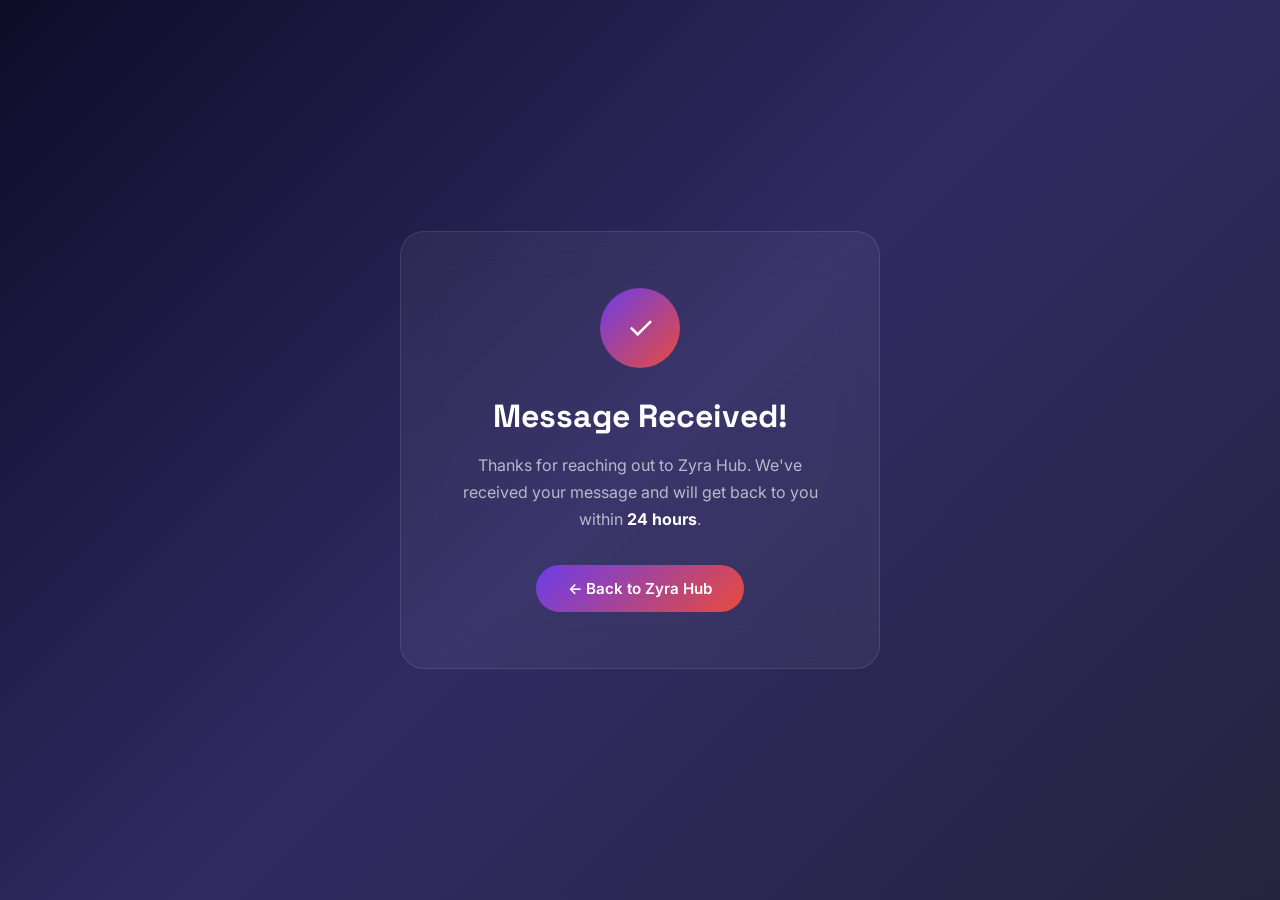
<file: thank-you.html>
<!DOCTYPE html>
<html lang="en">
<head>
  <meta charset="UTF-8" />
  <meta name="viewport" content="width=device-width, initial-scale=1.0" />
  <title>Message Sent — Zyra Hub</title>
  <link rel="preconnect" href="https://fonts.googleapis.com" />
  <link href="https://fonts.googleapis.com/css2?family=Space+Grotesk:wght@400;700&family=Inter:wght@400;500&display=swap" rel="stylesheet" />
  <style>
    * { margin: 0; padding: 0; box-sizing: border-box; }
    body {
      font-family: 'Inter', sans-serif;
      background: linear-gradient(135deg, #0f0c29 0%, #302b63 50%, #24243e 100%);
      min-height: 100vh;
      display: flex;
      align-items: center;
      justify-content: center;
      padding: 24px;
    }
    .card {
      background: rgba(255,255,255,0.05);
      border: 1px solid rgba(255,255,255,0.1);
      backdrop-filter: blur(20px);
      border-radius: 24px;
      padding: 56px 48px;
      text-align: center;
      max-width: 480px;
      width: 100%;
    }
    .icon {
      width: 80px; height: 80px;
      background: linear-gradient(135deg, #6C3DE8, #E84B3D);
      border-radius: 50%;
      display: flex; align-items: center; justify-content: center;
      font-size: 2rem; color: #fff;
      margin: 0 auto 28px;
    }
    h1 {
      font-family: 'Space Grotesk', sans-serif;
      font-size: 2rem; font-weight: 700;
      color: #fff; margin-bottom: 16px;
    }
    p {
      color: rgba(255,255,255,0.65);
      line-height: 1.7; margin-bottom: 32px;
    }
    a {
      display: inline-block;
      background: linear-gradient(135deg, #6C3DE8, #E84B3D);
      color: #fff; text-decoration: none;
      padding: 14px 32px; border-radius: 100px;
      font-weight: 600; font-size: 0.95rem;
      transition: transform 0.2s, opacity 0.2s;
    }
    a:hover { transform: translateY(-2px); opacity: 0.9; }
  </style>
</head>
<body>
  <div class="card">
    <div class="icon">✓</div>
    <h1>Message Received!</h1>
    <p>
      Thanks for reaching out to Zyra Hub. We've received your message
      and will get back to you within <strong style="color:#fff;">24 hours</strong>.
    </p>
    <a href="/">← Back to Zyra Hub</a>
  </div>
</body>
</html>
</file>
<file: style.css>
/* ============================================================
   ZYRA HUB — MAIN STYLESHEET
   Edit this file to customize colors, fonts, spacing, etc.
   ============================================================ */

/* ===== CSS VARIABLES (Your Design Tokens — Edit These!) ===== */
:root {
  /* --- Core Brand Colors --- */
  --color-primary: #6C3DE8;       /* Deep Purple — main brand color */
  --color-secondary: #E84B3D;     /* Vivid Red — accent */
  --color-accent-1: #FF6B35;      /* Orange — warmth */
  --color-accent-2: #00B4D8;      /* Sky Blue — trust */
  --color-accent-3: #2ECC71;      /* Green — success */

  /* --- Gradients --- */
  --gradient-primary: linear-gradient(135deg, #6C3DE8 0%, #E84B3D 100%);
  --gradient-hero: linear-gradient(135deg, #0f0c29 0%, #302b63 50%, #24243e 100%);
  --gradient-card: linear-gradient(135deg, rgba(108, 61, 232, 0.08) 0%, rgba(232, 75, 61, 0.08) 100%);
  --gradient-section: linear-gradient(180deg, #f8f7ff 0%, #ffffff 100%);

  /* --- Neutral Palette --- */
  --color-bg: #ffffff;
  --color-bg-soft: #f8f7ff;
  --color-bg-dark: #0d0b1e;
  --color-text: #1a1a2e;
  --color-text-muted: #6b7280;
  --color-border: rgba(108, 61, 232, 0.12);

  /* --- Typography --- */
  --font-display: 'Space Grotesk', sans-serif;
  --font-body: 'Inter', sans-serif;

  /* --- Spacing & Sizing --- */
  --section-padding: 100px 0;
  --container-max: 1200px;
  --border-radius: 16px;
  --border-radius-sm: 8px;
  --border-radius-lg: 24px;

  /* --- Shadows --- */
  --shadow-card: 0 4px 24px rgba(108, 61, 232, 0.08);
  --shadow-hover: 0 12px 48px rgba(108, 61, 232, 0.2);
  --shadow-primary: 0 8px 32px rgba(108, 61, 232, 0.4);

  /* --- Transitions --- */
  --transition: all 0.3s cubic-bezier(0.4, 0, 0.2, 1);
}

/* ===== RESET & BASE ===== */
*, *::before, *::after { box-sizing: border-box; margin: 0; padding: 0; }

html {
  scroll-behavior: smooth;
  font-size: 16px;
}

body {
  font-family: var(--font-body);
  color: var(--color-text);
  background: var(--color-bg);
  line-height: 1.7;
  overflow-x: hidden;
}

img {
  max-width: 100%;
  display: block;
}

a {
  text-decoration: none;
  color: inherit;
  transition: var(--transition);
}

ul { list-style: none; }

/* ===== CONTAINER ===== */
.container {
  max-width: var(--container-max);
  margin: 0 auto;
  padding: 0 24px;
}

/* ===== TYPOGRAPHY HELPERS ===== */
.gradient-text {
  background: var(--gradient-primary);
  -webkit-background-clip: text;
  -webkit-text-fill-color: transparent;
  background-clip: text;
}

.section-label {
  display: inline-block;
  background: var(--gradient-card);
  border: 1px solid var(--color-border);
  color: var(--color-primary);
  font-size: 0.8rem;
  font-weight: 600;
  letter-spacing: 0.12em;
  text-transform: uppercase;
  padding: 6px 16px;
  border-radius: 100px;
  margin-bottom: 16px;
}

.section-heading {
  font-family: var(--font-display);
  font-size: clamp(2rem, 4vw, 2.8rem);
  font-weight: 700;
  line-height: 1.2;
  margin-bottom: 16px;
}

.section-sub {
  color: var(--color-text-muted);
  font-size: 1.05rem;
  max-width: 620px;
  margin-bottom: 56px;
}

/* ===== SECTION BASE ===== */
.section {
  padding: var(--section-padding);
}

.section:nth-child(even) {
  background: var(--color-bg-soft);
}

/* ===== BUTTONS ===== */
.btn {
  display: inline-flex;
  align-items: center;
  gap: 8px;
  padding: 14px 28px;
  border-radius: 100px;
  font-family: var(--font-body);
  font-size: 0.95rem;
  font-weight: 600;
  cursor: pointer;
  border: none;
  transition: var(--transition);
  white-space: nowrap;
}

.btn-primary {
  background: var(--gradient-primary);
  color: #fff;
  box-shadow: var(--shadow-primary);
}

.btn-primary:hover {
  transform: translateY(-2px);
  box-shadow: 0 12px 40px rgba(108, 61, 232, 0.5);
  color: #fff;
}

.btn-outline {
  background: transparent;
  color: var(--color-primary);
  border: 2px solid var(--color-primary);
}

.btn-outline:hover {
  background: var(--color-primary);
  color: #fff;
  transform: translateY(-2px);
}

.btn-full { width: 100%; justify-content: center; }

/* ============================================================
   LOADING SCREEN
============================================================ */
.loader {
  position: fixed;
  inset: 0;
  z-index: 9999;
  background: var(--color-bg-dark);
  display: flex;
  align-items: center;
  justify-content: center;
  transition: opacity 0.5s ease, visibility 0.5s ease;
}

.loader.hidden { opacity: 0; visibility: hidden; }

.loader-inner {
  text-align: center;
  display: flex;
  flex-direction: column;
  align-items: center;
  gap: 20px;
}

.loader-logo {
  width: 72px;
  height: 72px;
  background: var(--gradient-primary);
  border-radius: 20px;
  display: flex;
  align-items: center;
  justify-content: center;
  font-family: var(--font-display);
  font-size: 2.2rem;
  font-weight: 800;
  color: #fff;
  animation: pulse 1.2s ease-in-out infinite;
}

.loader-bar {
  width: 200px;
  height: 4px;
  background: rgba(255,255,255,0.1);
  border-radius: 100px;
  overflow: hidden;
}

.loader-fill {
  height: 100%;
  background: var(--gradient-primary);
  border-radius: 100px;
  animation: loadbar 1.8s ease forwards;
}

.loader-text {
  color: rgba(255,255,255,0.5);
  font-size: 0.85rem;
  letter-spacing: 0.05em;
}

@keyframes pulse {
  0%, 100% { transform: scale(1); }
  50% { transform: scale(1.08); }
}

@keyframes loadbar {
  0% { width: 0%; }
  100% { width: 100%; }
}

/* ============================================================
   BACK TO TOP
============================================================ */
.back-to-top {
  position: fixed;
  bottom: 32px;
  right: 32px;
  z-index: 999;
  width: 48px;
  height: 48px;
  border-radius: 50%;
  background: var(--gradient-primary);
  color: #fff;
  border: none;
  cursor: pointer;
  display: flex;
  align-items: center;
  justify-content: center;
  font-size: 1rem;
  box-shadow: var(--shadow-primary);
  opacity: 0;
  visibility: hidden;
  transform: translateY(12px);
  transition: var(--transition);
}

.back-to-top.visible {
  opacity: 1;
  visibility: visible;
  transform: translateY(0);
}

.back-to-top:hover { transform: translateY(-4px); }

/* ============================================================
   NAVBAR
============================================================ */
.navbar {
  position: fixed;
  top: 0;
  left: 0;
  right: 0;
  z-index: 100;
  padding: 20px 0;
  transition: var(--transition);
}

.navbar.scrolled {
  background: rgba(255, 255, 255, 0.95);
  backdrop-filter: blur(20px);
  -webkit-backdrop-filter: blur(20px);
  box-shadow: 0 1px 20px rgba(0,0,0,0.06);
  padding: 12px 0;
}

.nav-container {
  max-width: var(--container-max);
  margin: 0 auto;
  padding: 0 24px;
  display: flex;
  align-items: center;
  justify-content: space-between;
}

/* Logo */
.nav-logo { display: flex; align-items: center; }

.logo-placeholder {
  display: flex;
  align-items: center;
  gap: 2px;
}

.logo-icon {
  width: 36px;
  height: 36px;
  background: var(--gradient-primary);
  border-radius: 10px;
  display: flex;
  align-items: center;
  justify-content: center;
  color: #fff;
  font-family: var(--font-display);
  font-weight: 800;
  font-size: 1.1rem;
}

.logo-text {
  font-family: var(--font-display);
  font-size: 1.2rem;
  font-weight: 700;
  color: var(--color-text);
}

/* Nav Links */
.nav-links {
  display: flex;
  gap: 4px;
  align-items: center;
}

.nav-link {
  padding: 8px 14px;
  border-radius: 100px;
  font-size: 0.9rem;
  font-weight: 500;
  color: var(--color-text-muted);
  transition: var(--transition);
}

.nav-link:hover,
.nav-link.active {
  color: var(--color-primary);
  background: rgba(108, 61, 232, 0.08);
}

/* Hamburger Button */
.hamburger {
  display: none;
  flex-direction: column;
  gap: 5px;
  background: none;
  border: none;
  cursor: pointer;
  padding: 4px;
}

.hamburger span {
  display: block;
  width: 24px;
  height: 2px;
  background: var(--color-text);
  border-radius: 2px;
  transition: var(--transition);
}

.hamburger.open span:nth-child(1) { transform: translateY(7px) rotate(45deg); }
.hamburger.open span:nth-child(2) { opacity: 0; }
.hamburger.open span:nth-child(3) { transform: translateY(-7px) rotate(-45deg); }

/* ===== Mobile Menu ===== */
.mobile-menu {
  position: fixed;
  inset: 0;
  z-index: 99;
  background: var(--color-bg-dark);
  display: flex;
  align-items: center;
  justify-content: center;
  flex-direction: column;
  gap: 12px;
  opacity: 0;
  visibility: hidden;
  transition: var(--transition);
}

.mobile-menu.open { opacity: 1; visibility: visible; }

.mobile-close {
  position: absolute;
  top: 24px;
  right: 24px;
  background: none;
  border: none;
  color: #fff;
  font-size: 1.5rem;
  cursor: pointer;
}

.mobile-link {
  font-family: var(--font-display);
  font-size: 1.6rem;
  font-weight: 700;
  color: rgba(255,255,255,0.7);
  transition: var(--transition);
  padding: 8px 24px;
}

.mobile-link:hover { color: #fff; }

/* ============================================================
   HERO SECTION
============================================================ */
.hero {
  min-height: 100vh;
  background: var(--gradient-hero);
  display: flex;
  align-items: center;
  position: relative;
  overflow: hidden;
  padding: 140px 0 80px;
}

/* Decorative shapes */
.hero-bg-shapes { position: absolute; inset: 0; pointer-events: none; }

.shape {
  position: absolute;
  border-radius: 50%;
  filter: blur(80px);
  opacity: 0.25;
}

.shape-1 {
  width: 600px; height: 600px;
  background: var(--color-primary);
  top: -200px; left: -200px;
}

.shape-2 {
  width: 400px; height: 400px;
  background: var(--color-secondary);
  bottom: -100px; right: -100px;
}

.shape-3 {
  width: 300px; height: 300px;
  background: var(--color-accent-2);
  top: 50%; left: 50%;
  transform: translate(-50%, -50%);
}

.hero-content {
  position: relative;
  z-index: 1;
  text-align: center;
  max-width: 860px;
  margin: 0 auto;
}

.hero-eyebrow {
  display: inline-block;
  background: rgba(255,255,255,0.1);
  border: 1px solid rgba(255,255,255,0.2);
  color: rgba(255,255,255,0.85);
  font-size: 0.85rem;
  font-weight: 500;
  letter-spacing: 0.1em;
  padding: 8px 20px;
  border-radius: 100px;
  margin-bottom: 28px;
  backdrop-filter: blur(8px);
}

.hero-heading {
  font-family: var(--font-display);
  font-size: clamp(2.2rem, 5.5vw, 3.8rem);
  font-weight: 800;
  line-height: 1.15;
  color: #fff;
  margin-bottom: 24px;
}

.hero-heading .gradient-text {
  background: linear-gradient(90deg, #a78bfa, #f472b6, #fb923c);
  -webkit-background-clip: text;
  -webkit-text-fill-color: transparent;
  background-clip: text;
}

.hero-sub {
  font-size: 1.05rem;
  color: rgba(255,255,255,0.7);
  max-width: 680px;
  margin: 0 auto 36px;
  line-height: 1.8;
}

.hero-cta {
  display: flex;
  gap: 16px;
  justify-content: center;
  flex-wrap: wrap;
  margin-bottom: 64px;
}

.hero .btn-outline {
  border-color: rgba(255,255,255,0.4);
  color: #fff;
}

.hero .btn-outline:hover {
  background: rgba(255,255,255,0.15);
  border-color: rgba(255,255,255,0.7);
  color: #fff;
}

/* Stats Bar */
.hero-stats {
  display: flex;
  align-items: center;
  justify-content: center;
  gap: 0;
  background: rgba(255,255,255,0.06);
  border: 1px solid rgba(255,255,255,0.12);
  backdrop-filter: blur(12px);
  border-radius: var(--border-radius);
  padding: 28px 40px;
  flex-wrap: wrap;
  gap: 24px;
}

.stat {
  text-align: center;
  min-width: 100px;
}

.stat-num {
  font-family: var(--font-display);
  font-size: 2rem;
  font-weight: 800;
  color: #fff;
}

.stat span:not(.stat-num) {
  font-size: 1.5rem;
  font-weight: 800;
  color: #a78bfa;
}

.stat p {
  color: rgba(255,255,255,0.6);
  font-size: 0.8rem;
  margin-top: 4px;
  letter-spacing: 0.03em;
}

.stat-divider {
  width: 1px;
  height: 48px;
  background: rgba(255,255,255,0.12);
}

/* Scroll Hint */
.scroll-hint {
  position: absolute;
  bottom: 32px;
  left: 50%;
  transform: translateX(-50%);
}

.scroll-dot {
  width: 24px;
  height: 40px;
  border: 2px solid rgba(255,255,255,0.3);
  border-radius: 100px;
  display: flex;
  align-items: flex-start;
  justify-content: center;
  padding-top: 6px;
}

.scroll-dot::after {
  content: '';
  display: block;
  width: 4px;
  height: 8px;
  background: rgba(255,255,255,0.5);
  border-radius: 100px;
  animation: scrolldot 1.6s ease infinite;
}

@keyframes scrolldot {
  0% { transform: translateY(0); opacity: 1; }
  100% { transform: translateY(14px); opacity: 0; }
}

/* ============================================================
   ABOUT SECTION
============================================================ */
.about-grid {
  display: grid;
  grid-template-columns: 1fr 1fr;
  gap: 64px;
  align-items: start;
}

.about-text p {
  color: var(--color-text-muted);
  margin-bottom: 16px;
  line-height: 1.8;
}

.about-lead {
  font-size: 1.1rem;
  color: var(--color-text) !important;
  font-weight: 500;
}

.about-features {
  display: flex;
  flex-direction: column;
  gap: 16px;
}

.feature-card {
  display: flex;
  align-items: flex-start;
  gap: 16px;
  padding: 20px;
  background: var(--color-bg);
  border: 1px solid var(--color-border);
  border-radius: var(--border-radius);
  transition: var(--transition);
}

.feature-card:hover {
  box-shadow: var(--shadow-hover);
  transform: translateX(4px);
  border-color: var(--color-primary);
}

.feature-icon {
  width: 44px;
  height: 44px;
  min-width: 44px;
  background: var(--gradient-primary);
  border-radius: 12px;
  display: flex;
  align-items: center;
  justify-content: center;
  color: #fff;
  font-size: 1rem;
}

.feature-card h4 {
  font-size: 0.95rem;
  font-weight: 600;
  margin-bottom: 4px;
}

.feature-card p {
  font-size: 0.85rem;
  color: var(--color-text-muted);
}

/* ============================================================
   PLATFORMS SECTION
============================================================ */
.platforms-grid {
  display: grid;
  grid-template-columns: repeat(4, 1fr);
  gap: 24px;
}

.platform-card {
  background: var(--color-bg);
  border: 1px solid var(--color-border);
  border-radius: var(--border-radius-lg);
  padding: 32px 24px;
  text-align: center;
  transition: var(--transition);
  position: relative;
  overflow: hidden;
}

.platform-card::before {
  content: '';
  position: absolute;
  top: 0; left: 0; right: 0;
  height: 3px;
  opacity: 0;
  transition: var(--transition);
}

.platform-card:nth-child(1)::before { background: linear-gradient(90deg, #FF9900, #FF6600); }
.platform-card:nth-child(2)::before { background: linear-gradient(90deg, #007DC6, #0055B8); }
.platform-card:nth-child(3)::before { background: linear-gradient(90deg, #FF6B35, #FF3D00); }
.platform-card:nth-child(4)::before { background: linear-gradient(90deg, #000000, #EE1D52); }

.platform-card:hover {
  transform: translateY(-6px);
  box-shadow: var(--shadow-hover);
}

.platform-card:hover::before { opacity: 1; }

.platform-icon {
  width: 64px;
  height: 64px;
  border-radius: 18px;
  display: flex;
  align-items: center;
  justify-content: center;
  font-size: 1.8rem;
  margin: 0 auto 20px;
  color: #fff;
}

.amazon { background: linear-gradient(135deg, #FF9900, #FF6600); }
.walmart { background: linear-gradient(135deg, #007DC6, #0055B8); }
.temu { background: linear-gradient(135deg, #FF6B35, #FF3D00); }
.tiktok { background: linear-gradient(135deg, #010101, #EE1D52); }

.platform-card h3 {
  font-family: var(--font-display);
  font-size: 1.2rem;
  font-weight: 700;
  margin-bottom: 10px;
}

.platform-desc {
  font-size: 0.85rem;
  color: var(--color-text-muted);
  margin-bottom: 20px;
  line-height: 1.6;
}

.platform-services {
  text-align: left;
  display: flex;
  flex-direction: column;
  gap: 8px;
}

.platform-services li {
  display: flex;
  align-items: center;
  gap: 8px;
  font-size: 0.85rem;
  color: var(--color-text-muted);
}

.platform-services li i {
  color: var(--color-accent-3);
  font-size: 0.75rem;
  min-width: 12px;
}

/* ============================================================
   PROJECTS SECTION
============================================================ */
.projects-grid {
  display: grid;
  grid-template-columns: repeat(3, 1fr);
  gap: 28px;
}

.project-card {
  background: var(--color-bg);
  border: 1px solid var(--color-border);
  border-radius: var(--border-radius-lg);
  overflow: hidden;
  transition: var(--transition);
}

.project-card:hover {
  transform: translateY(-6px);
  box-shadow: var(--shadow-hover);
}

.project-img-wrap {
  position: relative;
  overflow: hidden;
}

.project-img {
  width: 100%;
  aspect-ratio: 16/10;
  object-fit: cover;
  transition: transform 0.5s ease;
}

.project-card:hover .project-img { transform: scale(1.04); }

.project-overlay {
  position: absolute;
  top: 12px;
  right: 12px;
}

.project-platform {
  background: rgba(0,0,0,0.6);
  color: #fff;
  font-size: 0.75rem;
  font-weight: 600;
  padding: 4px 12px;
  border-radius: 100px;
  backdrop-filter: blur(8px);
}

.project-body { padding: 24px; }

.project-title {
  font-family: var(--font-display);
  font-size: 1.1rem;
  font-weight: 700;
  margin-bottom: 8px;
}

.project-desc {
  font-size: 0.88rem;
  color: var(--color-text-muted);
  margin-bottom: 20px;
  line-height: 1.6;
}

.project-results {
  display: flex;
  gap: 16px;
  padding-top: 16px;
  border-top: 1px solid var(--color-border);
}

.result-item { text-align: center; flex: 1; }

.result-num {
  display: block;
  font-family: var(--font-display);
  font-size: 1.2rem;
  font-weight: 800;
  background: var(--gradient-primary);
  -webkit-background-clip: text;
  -webkit-text-fill-color: transparent;
  background-clip: text;
}

.result-label {
  font-size: 0.75rem;
  color: var(--color-text-muted);
  display: block;
  margin-top: 2px;
}

/* ============================================================
   PRODUCTS SECTION (TABS)
============================================================ */
.tab-buttons {
  display: flex;
  gap: 8px;
  flex-wrap: wrap;
  margin-bottom: 40px;
}

.tab-btn {
  display: inline-flex;
  align-items: center;
  gap: 8px;
  padding: 10px 22px;
  border-radius: 100px;
  font-size: 0.9rem;
  font-weight: 600;
  border: 2px solid var(--color-border);
  background: var(--color-bg);
  color: var(--color-text-muted);
  cursor: pointer;
  transition: var(--transition);
}

.tab-btn:hover { border-color: var(--color-primary); color: var(--color-primary); }

.tab-btn.active {
  background: var(--gradient-primary);
  border-color: transparent;
  color: #fff;
  box-shadow: var(--shadow-primary);
}

.tab-count {
  background: rgba(255,255,255,0.25);
  padding: 1px 8px;
  border-radius: 100px;
  font-size: 0.75rem;
}

.tab-btn:not(.active) .tab-count {
  background: rgba(108, 61, 232, 0.1);
  color: var(--color-primary);
}

.tab-content { display: none; }
.tab-content.active { display: block; }

.products-grid {
  display: grid;
  grid-template-columns: repeat(auto-fill, minmax(130px, 1fr));
  gap: 16px;
}

.product-item {
  border-radius: var(--border-radius);
  overflow: hidden;
  border: 1px solid var(--color-border);
  background: var(--color-bg);
  transition: var(--transition);
  cursor: pointer;
}

.product-item:hover {
  transform: translateY(-4px) scale(1.02);
  box-shadow: var(--shadow-hover);
  border-color: var(--color-primary);
}

.product-item img {
  width: 100%;
  aspect-ratio: 1;
  object-fit: cover;
}

/* ============================================================
   TESTIMONIALS GALLERY
============================================================ */
.testimonials-grid {
  display: grid;
  grid-template-columns: repeat(5, 1fr);
  gap: 16px;
}

.testimonial-img-card {
  border-radius: var(--border-radius);
  overflow: hidden;
  transition: var(--transition);
}

.testimonial-img-card:hover {
  transform: scale(1.03);
  box-shadow: var(--shadow-hover);
}

.testimonial-img-card img {
  width: 100%;
  height: 200px;
  object-fit: cover;
}

/* ============================================================
   SELLER & BUYER REVIEWS
============================================================ */
.reviews-grid {
  display: grid;
  grid-template-columns: repeat(3, 1fr);
  gap: 24px;
}

.review-card {
  background: var(--color-bg);
  border: 1px solid var(--color-border);
  border-radius: var(--border-radius-lg);
  padding: 28px;
  transition: var(--transition);
  position: relative;
}

.review-card::before {
  content: '"';
  position: absolute;
  top: 20px;
  right: 24px;
  font-size: 5rem;
  line-height: 1;
  font-family: serif;
  color: var(--color-primary);
  opacity: 0.08;
}

.review-card:hover {
  transform: translateY(-4px);
  box-shadow: var(--shadow-hover);
}

.review-card.buyer { background: var(--color-bg-soft); }

.review-stars {
  color: #F59E0B;
  font-size: 0.9rem;
  margin-bottom: 14px;
  display: flex;
  gap: 2px;
}

.review-text {
  font-size: 0.9rem;
  color: var(--color-text-muted);
  line-height: 1.7;
  margin-bottom: 20px;
  font-style: italic;
}

.review-author {
  display: flex;
  align-items: center;
  gap: 12px;
  padding-top: 16px;
  border-top: 1px solid var(--color-border);
}

.review-avatar {
  width: 44px;
  height: 44px;
  min-width: 44px;
  border-radius: 50%;
  background: var(--gradient-primary);
  color: #fff;
  display: flex;
  align-items: center;
  justify-content: center;
  font-size: 0.75rem;
  font-weight: 700;
}

.buyer-av { background: linear-gradient(135deg, var(--color-accent-2), var(--color-accent-3)); }

.review-author strong {
  display: block;
  font-size: 0.9rem;
}

.review-author span {
  font-size: 0.78rem;
  color: var(--color-text-muted);
}

/* ============================================================
   TEAM SECTION
============================================================ */
.team-grid {
  display: grid;
  grid-template-columns: repeat(4, 1fr);
  gap: 24px;
}

.team-card {
  background: var(--color-bg);
  border: 1px solid var(--color-border);
  border-radius: var(--border-radius-lg);
  padding: 28px 20px;
  text-align: center;
  transition: var(--transition);
}

.team-card:hover {
  transform: translateY(-6px);
  box-shadow: var(--shadow-hover);
}

.team-photo-wrap {
  width: 96px;
  height: 96px;
  margin: 0 auto 16px;
  border-radius: 50%;
  overflow: hidden;
  border: 3px solid var(--color-border);
  transition: var(--transition);
}

.team-card:hover .team-photo-wrap { border-color: var(--color-primary); }

.team-photo {
  width: 100%;
  height: 100%;
  object-fit: cover;
}

.team-name {
  font-family: var(--font-display);
  font-size: 1rem;
  font-weight: 700;
  margin-bottom: 4px;
}

.team-role {
  font-size: 0.8rem;
  color: var(--color-primary);
  font-weight: 500;
  margin-bottom: 16px;
}

.team-contacts {
  display: flex;
  flex-direction: column;
  gap: 8px;
}

.team-contact-link {
  display: flex;
  align-items: center;
  justify-content: center;
  gap: 6px;
  font-size: 0.78rem;
  color: var(--color-text-muted);
  transition: var(--transition);
}

.team-contact-link:hover { color: var(--color-primary); }

.team-ig-link {
  display: inline-flex;
  align-items: center;
  justify-content: center;
  gap: 6px;
  padding: 6px 16px;
  background: linear-gradient(135deg, #833AB4, #FD1D1D, #F77737);
  color: #fff;
  border-radius: 100px;
  font-size: 0.78rem;
  font-weight: 600;
  margin-top: 4px;
  transition: var(--transition);
}

.team-ig-link:hover { transform: scale(1.05); opacity: 0.9; }

/* ============================================================
   CONTACT SECTION
============================================================ */
.contact { background: var(--color-bg-soft); }

.contact-grid {
  display: grid;
  grid-template-columns: 1fr 1.5fr;
  gap: 64px;
  align-items: start;
}

.contact-info h3 {
  font-family: var(--font-display);
  font-size: 1.4rem;
  font-weight: 700;
  margin-bottom: 12px;
}

.contact-info > p {
  color: var(--color-text-muted);
  margin-bottom: 32px;
}

.contact-items {
  display: flex;
  flex-direction: column;
  gap: 20px;
  margin-bottom: 32px;
}

.contact-item {
  display: flex;
  align-items: flex-start;
  gap: 14px;
}

.contact-icon {
  width: 44px;
  height: 44px;
  min-width: 44px;
  background: var(--gradient-primary);
  border-radius: 12px;
  display: flex;
  align-items: center;
  justify-content: center;
  color: #fff;
  font-size: 1rem;
}

.ig-icon { background: linear-gradient(135deg, #833AB4, #FD1D1D, #F77737); }

.contact-item strong {
  display: block;
  font-size: 0.85rem;
  margin-bottom: 2px;
}

.contact-item a {
  color: var(--color-text-muted);
  font-size: 0.9rem;
}

.contact-item a:hover { color: var(--color-primary); }

.contact-socials {
  display: flex;
  gap: 12px;
}

.social-btn {
  width: 44px;
  height: 44px;
  border-radius: 50%;
  border: 1px solid var(--color-border);
  display: flex;
  align-items: center;
  justify-content: center;
  color: var(--color-text-muted);
  font-size: 1rem;
  transition: var(--transition);
}

.social-btn:hover {
  background: var(--gradient-primary);
  border-color: transparent;
  color: #fff;
  transform: translateY(-2px);
}

/* Contact Form */
.contact-form-wrap {
  background: var(--color-bg);
  border: 1px solid var(--color-border);
  border-radius: var(--border-radius-lg);
  padding: 40px;
}

.contact-form { display: flex; flex-direction: column; gap: 20px; }

.form-row {
  display: grid;
  grid-template-columns: 1fr 1fr;
  gap: 16px;
}

.form-group {
  display: flex;
  flex-direction: column;
  gap: 6px;
}

.form-group label {
  font-size: 0.85rem;
  font-weight: 600;
  color: var(--color-text);
}

.form-group input,
.form-group select,
.form-group textarea {
  width: 100%;
  padding: 12px 16px;
  border: 1px solid var(--color-border);
  border-radius: var(--border-radius-sm);
  font-family: var(--font-body);
  font-size: 0.9rem;
  color: var(--color-text);
  background: var(--color-bg);
  transition: var(--transition);
  outline: none;
}

.form-group input::placeholder,
.form-group textarea::placeholder { color: var(--color-text-muted); }

.form-group input:focus,
.form-group select:focus,
.form-group textarea:focus {
  border-color: var(--color-primary);
  box-shadow: 0 0 0 3px rgba(108, 61, 232, 0.1);
}

.form-group textarea { resize: vertical; min-height: 120px; }

.form-success {
  text-align: center;
  padding: 14px;
  background: rgba(46, 204, 113, 0.1);
  border: 1px solid rgba(46, 204, 113, 0.3);
  border-radius: var(--border-radius-sm);
  color: var(--color-accent-3);
  font-weight: 600;
  gap: 8px;
}

/* ============================================================
   FOOTER
============================================================ */
.footer {
  background: var(--color-bg-dark);
  color: rgba(255,255,255,0.8);
  padding: 72px 0 0;
}

.footer-grid {
  display: grid;
  grid-template-columns: 2fr 1fr 1fr 1.5fr;
  gap: 48px;
  padding-bottom: 48px;
  border-bottom: 1px solid rgba(255,255,255,0.06);
}

.footer-brand .footer-logo {
  display: flex;
  align-items: center;
  gap: 2px;
  margin-bottom: 16px;
}

.footer-brand .logo-text { color: #fff; }

.footer-brand p {
  font-size: 0.88rem;
  color: rgba(255,255,255,0.5);
  line-height: 1.7;
  margin-bottom: 24px;
}

.footer-socials { display: flex; gap: 12px; }

.footer-socials a {
  width: 40px;
  height: 40px;
  border-radius: 50%;
  border: 1px solid rgba(255,255,255,0.1);
  display: flex;
  align-items: center;
  justify-content: center;
  color: rgba(255,255,255,0.5);
  font-size: 0.9rem;
  transition: var(--transition);
}

.footer-socials a:hover {
  background: var(--gradient-primary);
  border-color: transparent;
  color: #fff;
}

.footer-links h5,
.footer-contact h5 {
  font-family: var(--font-display);
  font-size: 0.95rem;
  font-weight: 700;
  color: #fff;
  margin-bottom: 20px;
}

.footer-links ul { display: flex; flex-direction: column; gap: 10px; }

.footer-links a {
  font-size: 0.88rem;
  color: rgba(255,255,255,0.5);
  transition: var(--transition);
}

.footer-links a:hover { color: #fff; padding-left: 4px; }

.footer-contact p {
  display: flex;
  align-items: center;
  gap: 10px;
  font-size: 0.88rem;
  color: rgba(255,255,255,0.5);
  margin-bottom: 10px;
}

.footer-contact i { color: var(--color-primary); width: 14px; }

.footer-privacy {
  color: rgba(255,255,255,0.3) !important;
  font-size: 0.8rem !important;
  margin-top: 20px !important;
}

.footer-bottom {
  padding: 24px 0;
  display: flex;
  justify-content: space-between;
  align-items: center;
  flex-wrap: wrap;
  gap: 8px;
}

.footer-bottom p {
  font-size: 0.82rem;
  color: rgba(255,255,255,0.3);
}

/* ============================================================
   SCROLL REVEAL ANIMATIONS
============================================================ */
.reveal {
  opacity: 0;
  transform: translateY(30px);
  transition: opacity 0.65s ease, transform 0.65s ease;
}

.reveal.visible {
  opacity: 1;
  transform: translateY(0);
}

/* Stagger delay helpers */
.reveal:nth-child(2) { transition-delay: 0.08s; }
.reveal:nth-child(3) { transition-delay: 0.16s; }
.reveal:nth-child(4) { transition-delay: 0.24s; }
.reveal:nth-child(5) { transition-delay: 0.32s; }

/* ============================================================
   RESPONSIVE — TABLET (max 1024px)
============================================================ */
@media (max-width: 1024px) {
  .about-grid { grid-template-columns: 1fr; gap: 40px; }
  .platforms-grid { grid-template-columns: repeat(2, 1fr); }
  .projects-grid { grid-template-columns: repeat(2, 1fr); }
  .reviews-grid { grid-template-columns: repeat(2, 1fr); }
  .team-grid { grid-template-columns: repeat(2, 1fr); }
  .footer-grid { grid-template-columns: 1fr 1fr; gap: 32px; }
  .testimonials-grid { grid-template-columns: repeat(3, 1fr); }
  .contact-grid { grid-template-columns: 1fr; gap: 40px; }
}

/* ============================================================
   RESPONSIVE — MOBILE (max 768px)
============================================================ */
@media (max-width: 768px) {

  :root { --section-padding: 72px 0; }

  /* Nav */
  .nav-links { display: none; }
  .hamburger { display: flex; }

  /* Hero */
  .hero-stats { padding: 20px; gap: 16px; }
  .stat-divider { display: none; }
  .stat { min-width: 80px; }

  /* Grids */
  .platforms-grid { grid-template-columns: 1fr; }
  .projects-grid { grid-template-columns: 1fr; }
  .reviews-grid { grid-template-columns: 1fr; }
  .team-grid { grid-template-columns: repeat(2, 1fr); }
  .footer-grid { grid-template-columns: 1fr; }
  .testimonials-grid { grid-template-columns: repeat(2, 1fr); }

  /* Contact */
  .form-row { grid-template-columns: 1fr; }
  .contact-form-wrap { padding: 24px; }

  /* Footer */
  .footer-bottom { flex-direction: column; text-align: center; }
}

/* ============================================================
   RESPONSIVE — SMALL MOBILE (max 480px)
============================================================ */
@media (max-width: 480px) {
  .hero-cta { flex-direction: column; align-items: stretch; }
  .hero-cta .btn { justify-content: center; }
  .team-grid { grid-template-columns: 1fr; }
  .testimonials-grid { grid-template-columns: 1fr 1fr; }
  .products-grid { grid-template-columns: repeat(auto-fill, minmax(110px, 1fr)); }

  .tab-buttons { gap: 6px; }
  .tab-btn { font-size: 0.8rem; padding: 8px 14px; }
}

/* ============================================================
   ACCESSIBILITY — REDUCED MOTION
============================================================ */
@media (prefers-reduced-motion: reduce) {
  *, *::before, *::after { animation-duration: 0.01ms !important; transition-duration: 0.01ms !important; }
  .reveal { opacity: 1; transform: none; }
}
/* ===== Brand Logo ===== */
.brand-logo {
    height: 90px;
    width: auto;
    display: block;
}

.navbar.scrolled .brand-logo {
    height: 54px;
}

@media (max-width: 768px) {
    .brand-logo {
        height: 46px;
    }
}
</file>
